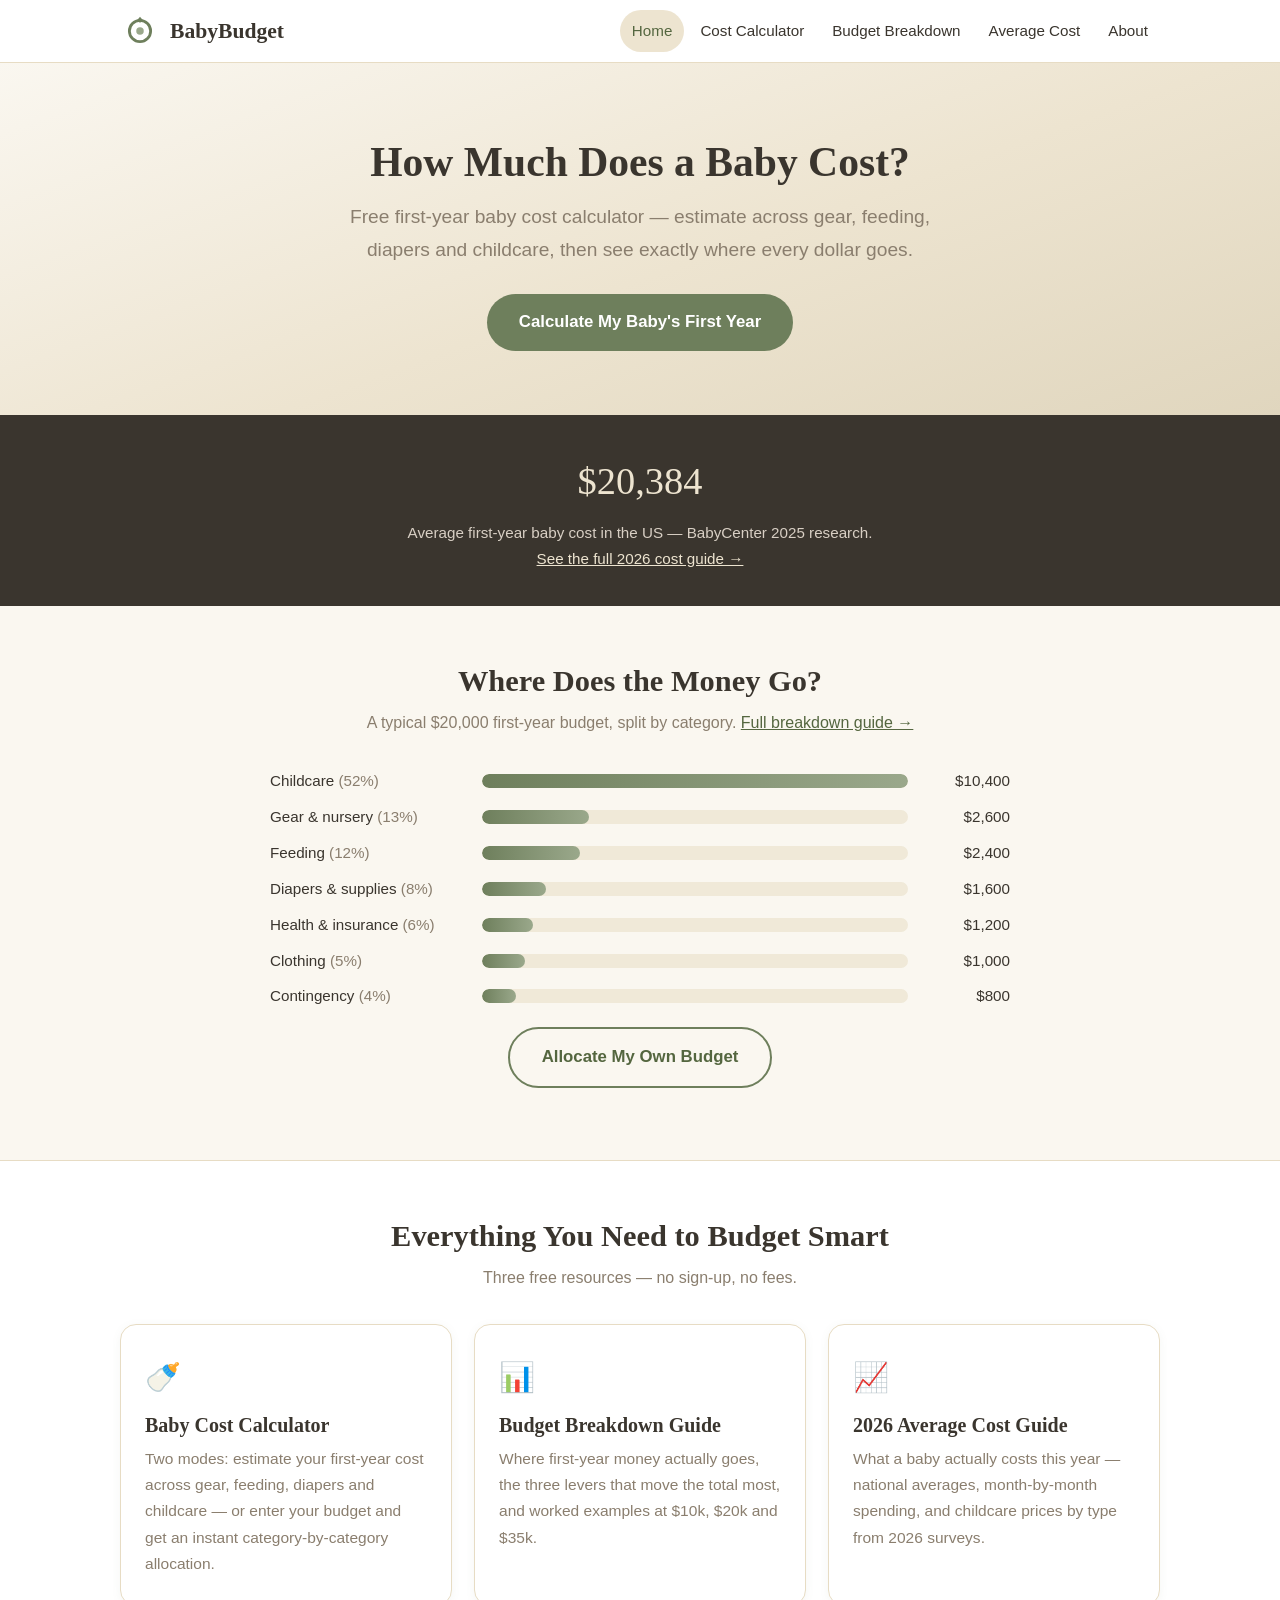
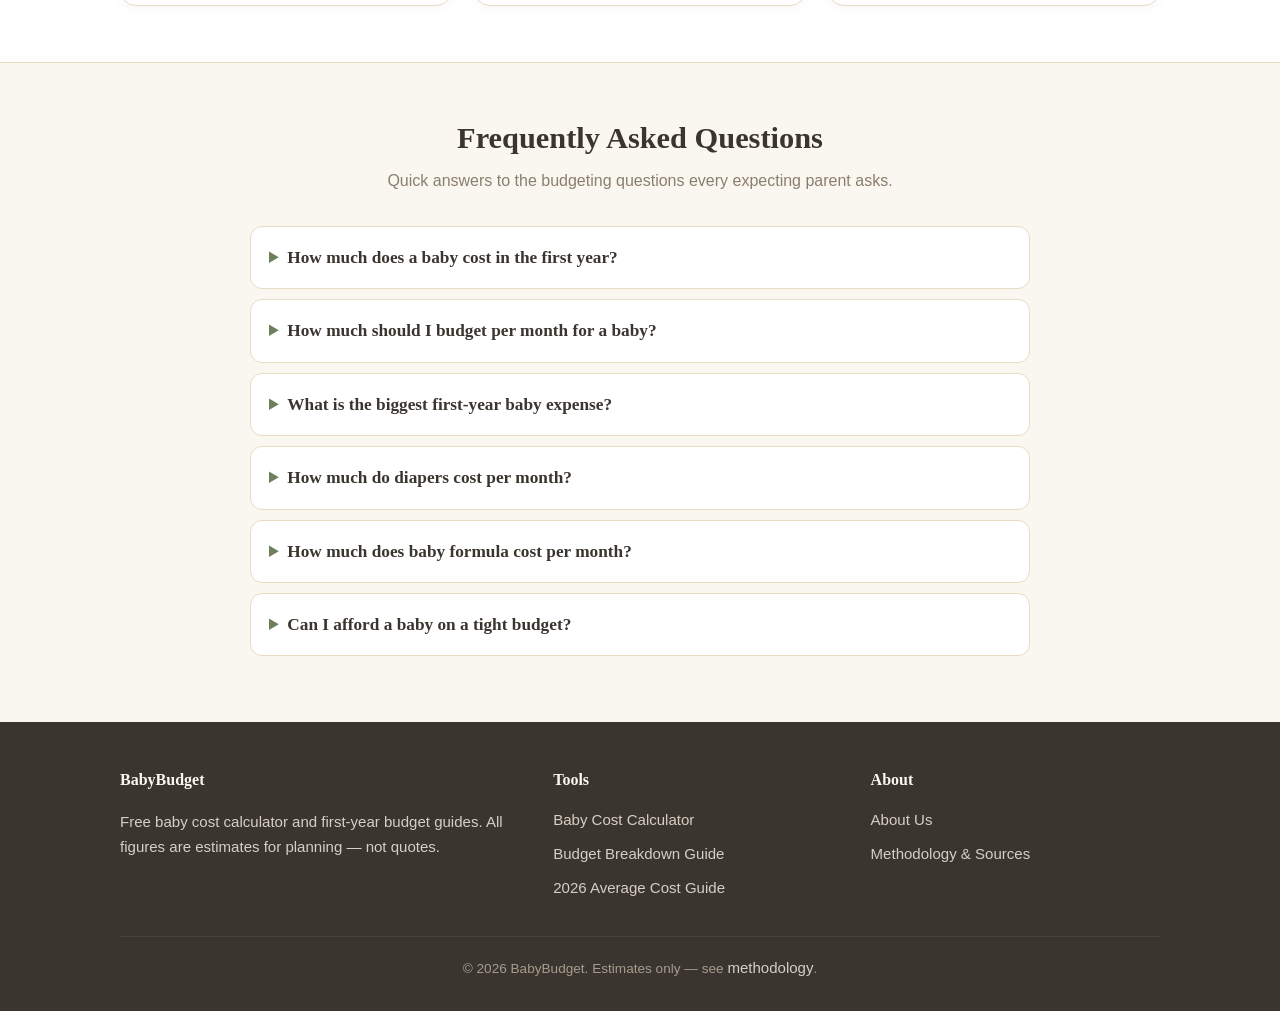
<file: index.html>
<!DOCTYPE html>
<html lang="en">
<head>
<meta charset="UTF-8">
<meta name="viewport" content="width=device-width, initial-scale=1.0">
<title>Baby Cost Calculator (2026) — How Much Does a Baby Cost? | BabyBudget</title>
<meta name="description" content="Free baby cost calculator: estimate your baby's first-year cost across gear, feeding, diapers and childcare. Based on 2026 US averages.">
<link rel="stylesheet" href="assets/css/style.css">
<script type="application/ld+json">
{
  "@context": "https://schema.org",
  "@type": "FAQPage",
  "mainEntity": [
    {"@type":"Question","name":"How much does a baby cost in the first year?",
     "acceptedAnswer":{"@type":"Answer","text":"BabyCenter's 2025 research puts the average first-year baby cost at $20,384. Budget-conscious families spend around $15,000, while premium choices plus full-time nanny care can exceed $50,000. Childcare is usually the biggest variable."}},
    {"@type":"Question","name":"How much should I budget per month for a baby?",
     "acceptedAnswer":{"@type":"Answer","text":"Plan $1,100–$2,500 per month with paid childcare, or $400–$800 per month without it. Infant daycare alone averages $1,230/month nationally in 2026."}},
    {"@type":"Question","name":"What is the biggest first-year baby expense?",
     "acceptedAnswer":{"@type":"Answer","text":"Childcare — typically 40–60% of the first-year total for working parents. Center-based infant care averages $1,230/month nationally, a nanny around $2,700/month."}},
    {"@type":"Question","name":"How much do diapers cost per month?",
     "acceptedAnswer":{"@type":"Answer","text":"Most families spend $60–$120 per month on disposable diapers in the first year — roughly $70–$80 on average. Babies go through 2,500–3,000 diapers in year one."}},
    {"@type":"Question","name":"How much does baby formula cost per month?",
     "acceptedAnswer":{"@type":"Answer","text":"About $75/month for store-brand formula, $100–$150 for name brands like Similac or Enfamil, and $150–$250 for premium/organic formulas. Breastfeeding cuts this to roughly $30/month in pump and nursing supplies."}},
    {"@type":"Question","name":"Can I afford a baby on a tight budget?",
     "acceptedAnswer":{"@type":"Answer","text":"Yes. Breastfeeding, cloth diapers, secondhand gear, and family childcare can bring the first year under $5,000. Try the calculator's budget options to see your own minimum."}}
  ]
}
</script>
</head>
<body>

<header class="site-header">
  <div class="wrap">
    <a class="brand" href="index.html" aria-label="BabyBudget home">
      <svg viewBox="0 0 64 48" aria-hidden="true">
        <circle cx="32" cy="24" r="17" fill="none" stroke="#6E7F5C" stroke-width="4.5"/>
        <circle cx="32" cy="24" r="6" fill="#9AA88B"/>
        <path d="M32 1 l4 5 -4 5 -4 -5 z" fill="#6E7F5C"/>
      </svg>
      <span class="brand-name">BabyBudget</span>
    </a>
    <nav class="nav" aria-label="Main navigation">
      <a href="index.html" class="active">Home</a>
      <a href="baby-cost-calculator/index.html">Cost Calculator</a>
      <a href="baby-budget-breakdown/index.html">Budget Breakdown</a>
      <a href="average-baby-cost-2026/index.html">Average Cost</a>
      <a href="about/index.html">About</a>
    </nav>
  </div>
</header>

<main>
  <section class="hero">
    <div class="wrap">
      <h1>How Much Does a Baby Cost?</h1>
      <p class="tagline">Free first-year baby cost calculator — estimate across gear, feeding, diapers and childcare, then see exactly where every dollar goes.</p>
      <a class="btn" href="baby-cost-calculator/index.html">Calculate My Baby's First Year</a>
    </div>
  </section>

  <section class="stat-band">
    <div class="wrap">
      <div class="big">$20,384</div>
      <p>Average first-year baby cost in the US — BabyCenter 2025 research.<br>
      <a href="average-baby-cost-2026/index.html" style="color:var(--blush)">See the full 2026 cost guide →</a></p>
    </div>
  </section>

  <section class="section">
    <div class="wrap-narrow">
      <h2 style="text-align:center">Where Does the Money Go?</h2>
      <p class="lede" style="text-align:center;color:var(--muted)">A typical $20,000 first-year budget, split by category. <a href="baby-budget-breakdown/index.html">Full breakdown guide →</a></p>
      <div id="home-preview"></div>
      <p style="text-align:center;margin-top:18px"><a class="btn ghost" href="baby-cost-calculator/index.html">Allocate My Own Budget</a></p>
    </div>
  </section>

  <section class="section alt">
    <div class="wrap">
      <h2>Everything You Need to Budget Smart</h2>
      <p class="lede">Three free resources — no sign-up, no fees.</p>
      <div class="cards">
        <a class="card" href="baby-cost-calculator/index.html">
          <div class="card-icon">🍼</div>
          <h3>Baby Cost Calculator</h3>
          <p>Two modes: estimate your first-year cost across gear, feeding, diapers and childcare — or enter your budget and get an instant category-by-category allocation.</p>
        </a>
        <a class="card" href="baby-budget-breakdown/index.html">
          <div class="card-icon">📊</div>
          <h3>Budget Breakdown Guide</h3>
          <p>Where first-year money actually goes, the three levers that move the total most, and worked examples at $10k, $20k and $35k.</p>
        </a>
        <a class="card" href="average-baby-cost-2026/index.html">
          <div class="card-icon">📈</div>
          <h3>2026 Average Cost Guide</h3>
          <p>What a baby actually costs this year — national averages, month-by-month spending, and childcare prices by type from 2026 surveys.</p>
        </a>
      </div>
    </div>
  </section>

  <section class="section">
    <div class="wrap">
      <h2>Frequently Asked Questions</h2>
      <p class="lede">Quick answers to the budgeting questions every expecting parent asks.</p>
      <div class="faq">
        <details>
          <summary>How much does a baby cost in the first year?</summary>
          <p>BabyCenter's 2025 research puts the average at <strong>$20,384</strong>. Budget-conscious families land near $15,000; premium gear plus a full-time nanny can push past $50,000. Your biggest variable is childcare — see our <a href="average-baby-cost-2026/index.html">2026 average cost guide</a> for the details.</p>
        </details>
        <details>
          <summary>How much should I budget per month for a baby?</summary>
          <p>Plan <strong>$1,100–$2,500 per month</strong> with paid childcare, or <strong>$400–$800</strong> without it. Infant daycare alone averages $1,230/month nationally. Our <a href="baby-cost-calculator/index.html">cost calculator</a> breaks it down for your situation.</p>
        </details>
        <details>
          <summary>What is the biggest first-year baby expense?</summary>
          <p><strong>Childcare</strong> — typically 40–60% of the first-year total for working parents. A daycare center averages $1,230/month, home-based care $970/month, and a full-time nanny about $2,700/month.</p>
        </details>
        <details>
          <summary>How much do diapers cost per month?</summary>
          <p>Most families spend <strong>$60–$120 per month</strong> on disposables — roughly $70–$80 on average. Babies use 2,500–3,000 diapers in the first year. Cloth diapers cost $300–$800 upfront and can save $500+ over disposables.</p>
        </details>
        <details>
          <summary>How much does baby formula cost per month?</summary>
          <p>About <strong>$75/month</strong> for store-brand formula, $100–$150 for name brands, $150–$250 for premium/organic. Breastfeeding isn't free either — budget ~$30/month for pump parts, storage and nursing supplies.</p>
        </details>
        <details>
          <summary>Can I afford a baby on a tight budget?</summary>
          <p>Yes. Breastfeeding, cloth diapers, secondhand gear, and family childcare can bring the first year <strong>under $5,000</strong>. Try the calculator's budget options to see your own minimum, and read our <a href="methodology/index.html">methodology</a> for where every number comes from.</p>
        </details>
      </div>
    </div>
  </section>
</main>

<footer class="site-footer">
  <div class="wrap">
    <div>
      <h4>BabyBudget</h4>
      <p style="font-size:0.94rem">Free baby cost calculator and first-year budget guides. All figures are estimates for planning — not quotes.</p>
    </div>
    <div>
      <h4>Tools</h4>
      <ul>
        <li><a href="baby-cost-calculator/index.html">Baby Cost Calculator</a></li>
        <li><a href="baby-budget-breakdown/index.html">Budget Breakdown Guide</a></li>
        <li><a href="average-baby-cost-2026/index.html">2026 Average Cost Guide</a></li>
      </ul>
    </div>
    <div>
      <h4>About</h4>
      <ul>
        <li><a href="about/index.html">About Us</a></li>
        <li><a href="methodology/index.html">Methodology &amp; Sources</a></li>
      </ul>
    </div>
    <div class="bottom">© 2026 BabyBudget. Estimates only — see <a href="methodology/index.html">methodology</a>.</div>
  </div>
</footer>

<script src="assets/js/calculators.js"></script>
<script>
(function () {
  var r = BabyCalc.allocateBudget(20000);
  var maxPct = 52;
  document.getElementById('home-preview').innerHTML = r.items.map(function (i) {
    var w = Math.round(i.pct / maxPct * 100);
    return '<div class="alloc-row">' +
      '<span>' + i.name + ' <span style="color:var(--muted)">(' + i.pct + '%)</span></span>' +
      '<span class="bar-track"><span class="bar-fill" style="display:block;width:' + w + '%"></span></span>' +
      '<span class="amt">' + BabyCalc.fmt(i.amount) + '</span></div>';
  }).join('');
})();
</script>
<!-- Cloudflare Web Analytics --><script type='module' src='https://static.cloudflareinsights.com/beacon.min.js' data-cf-beacon='{"token": "0cc9b3c438344fda849d145891dc3f68"}'></script><!-- End Cloudflare Web Analytics -->
</body>
</html>
</file>
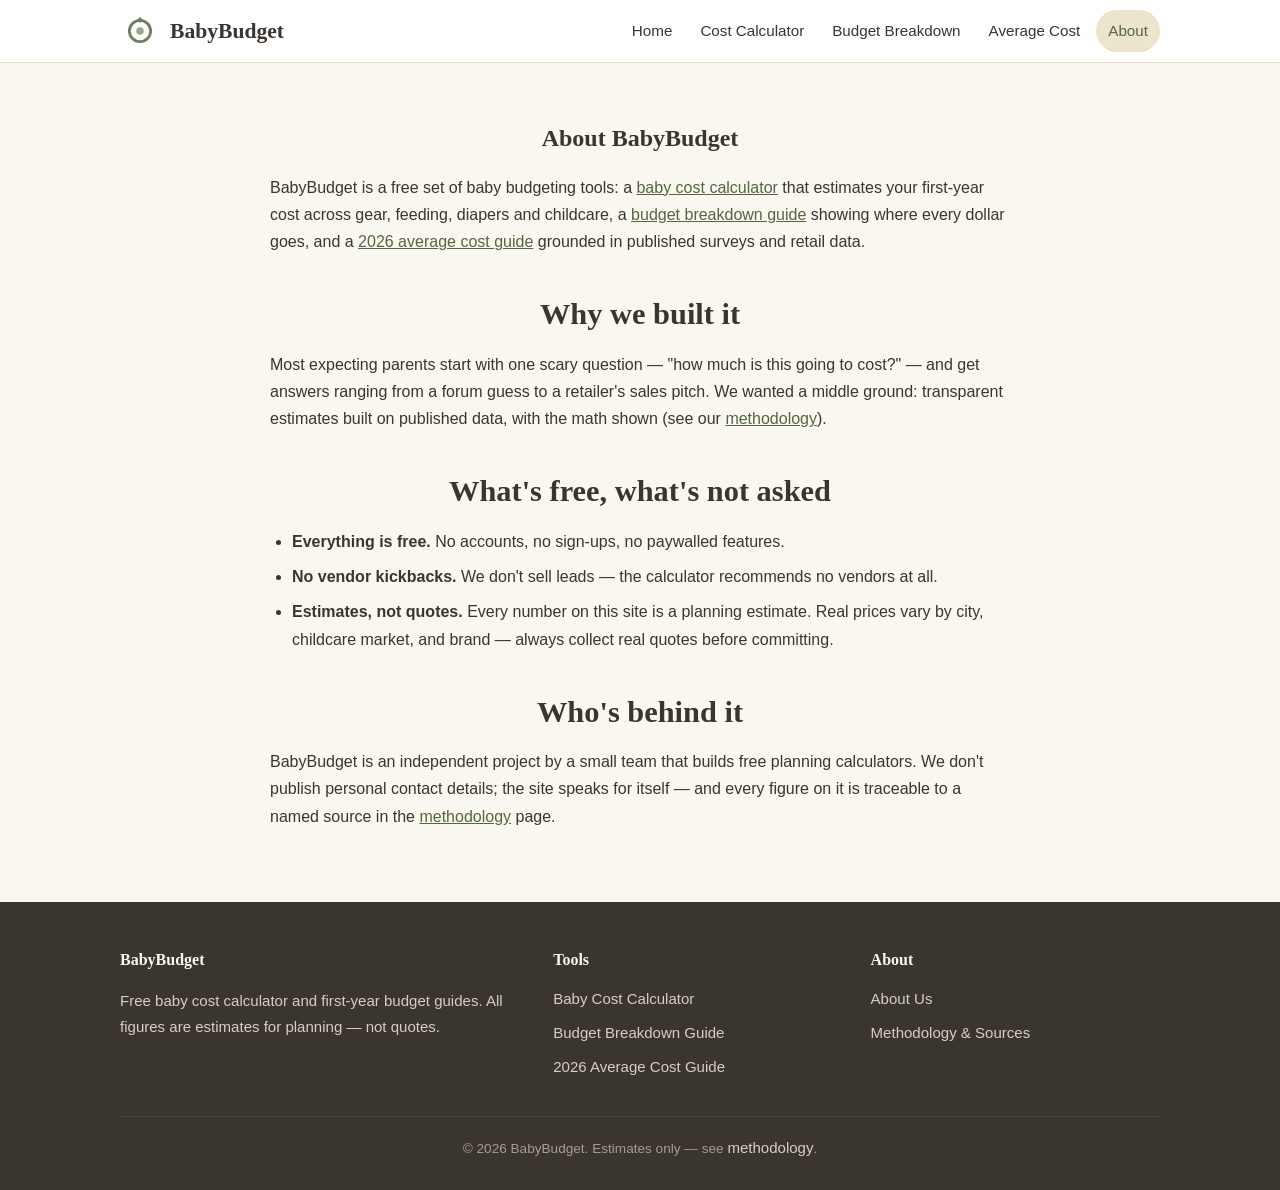
<file: about/index.html>
<!DOCTYPE html>
<html lang="en">
<head>
<meta charset="UTF-8">
<meta name="viewport" content="width=device-width, initial-scale=1.0">
<title>About BabyBudget — Free Baby Cost Calculator | BabyBudget</title>
<meta name="description" content="About BabyBudget: a free first-year baby cost calculator and budget guides. No sign-up, no fees — just honest planning estimates.">
<link rel="stylesheet" href="../assets/css/style.css">
</head>
<body>

<header class="site-header">
  <div class="wrap">
    <a class="brand" href="../index.html" aria-label="BabyBudget home">
      <svg viewBox="0 0 64 48" aria-hidden="true">
        <circle cx="32" cy="24" r="17" fill="none" stroke="#6E7F5C" stroke-width="4.5"/>
        <circle cx="32" cy="24" r="6" fill="#9AA88B"/>
        <path d="M32 1 l4 5 -4 5 -4 -5 z" fill="#6E7F5C"/>
      </svg>
      <span class="brand-name">BabyBudget</span>
    </a>
    <nav class="nav" aria-label="Main navigation">
      <a href="../index.html">Home</a>
      <a href="../baby-cost-calculator/index.html">Cost Calculator</a>
      <a href="../baby-budget-breakdown/index.html">Budget Breakdown</a>
      <a href="../average-baby-cost-2026/index.html">Average Cost</a>
      <a href="index.html" class="active">About</a>
    </nav>
  </div>
</header>

<main>
  <section class="section" style="padding-top:40px">
    <div class="wrap-narrow">
      <h1 style="text-align:center">About BabyBudget</h1>
      <div class="prose">
        <p>BabyBudget is a free set of baby budgeting tools: a <a href="../baby-cost-calculator/index.html">baby cost calculator</a> that estimates your first-year cost across gear, feeding, diapers and childcare, a <a href="../baby-budget-breakdown/index.html">budget breakdown guide</a> showing where every dollar goes, and a <a href="../average-baby-cost-2026/index.html">2026 average cost guide</a> grounded in published surveys and retail data.</p>
        <h2>Why we built it</h2>
        <p>Most expecting parents start with one scary question — "how much is this going to cost?" — and get answers ranging from a forum guess to a retailer's sales pitch. We wanted a middle ground: transparent estimates built on published data, with the math shown (see our <a href="../methodology/index.html">methodology</a>).</p>
        <h2>What's free, what's not asked</h2>
        <ul>
          <li><strong>Everything is free.</strong> No accounts, no sign-ups, no paywalled features.</li>
          <li><strong>No vendor kickbacks.</strong> We don't sell leads — the calculator recommends no vendors at all.</li>
          <li><strong>Estimates, not quotes.</strong> Every number on this site is a planning estimate. Real prices vary by city, childcare market, and brand — always collect real quotes before committing.</li>
        </ul>
        <h2>Who's behind it</h2>
        <p>BabyBudget is an independent project by a small team that builds free planning calculators. We don't publish personal contact details; the site speaks for itself — and every figure on it is traceable to a named source in the <a href="../methodology/index.html">methodology</a> page.</p>
      </div>
    </div>
  </section>
</main>

<footer class="site-footer">
  <div class="wrap">
    <div>
      <h4>BabyBudget</h4>
      <p style="font-size:0.94rem">Free baby cost calculator and first-year budget guides. All figures are estimates for planning — not quotes.</p>
    </div>
    <div>
      <h4>Tools</h4>
      <ul>
        <li><a href="../baby-cost-calculator/index.html">Baby Cost Calculator</a></li>
        <li><a href="../baby-budget-breakdown/index.html">Budget Breakdown Guide</a></li>
        <li><a href="../average-baby-cost-2026/index.html">2026 Average Cost Guide</a></li>
      </ul>
    </div>
    <div>
      <h4>About</h4>
      <ul>
        <li><a href="index.html">About Us</a></li>
        <li><a href="../methodology/index.html">Methodology &amp; Sources</a></li>
      </ul>
    </div>
    <div class="bottom">© 2026 BabyBudget. Estimates only — see <a href="../methodology/index.html">methodology</a>.</div>
  </div>
</footer>

<!-- Cloudflare Web Analytics --><script type='module' src='https://static.cloudflareinsights.com/beacon.min.js' data-cf-beacon='{"token": "0cc9b3c438344fda849d145891dc3f68"}'></script><!-- End Cloudflare Web Analytics -->
</body>
</html>
</file>
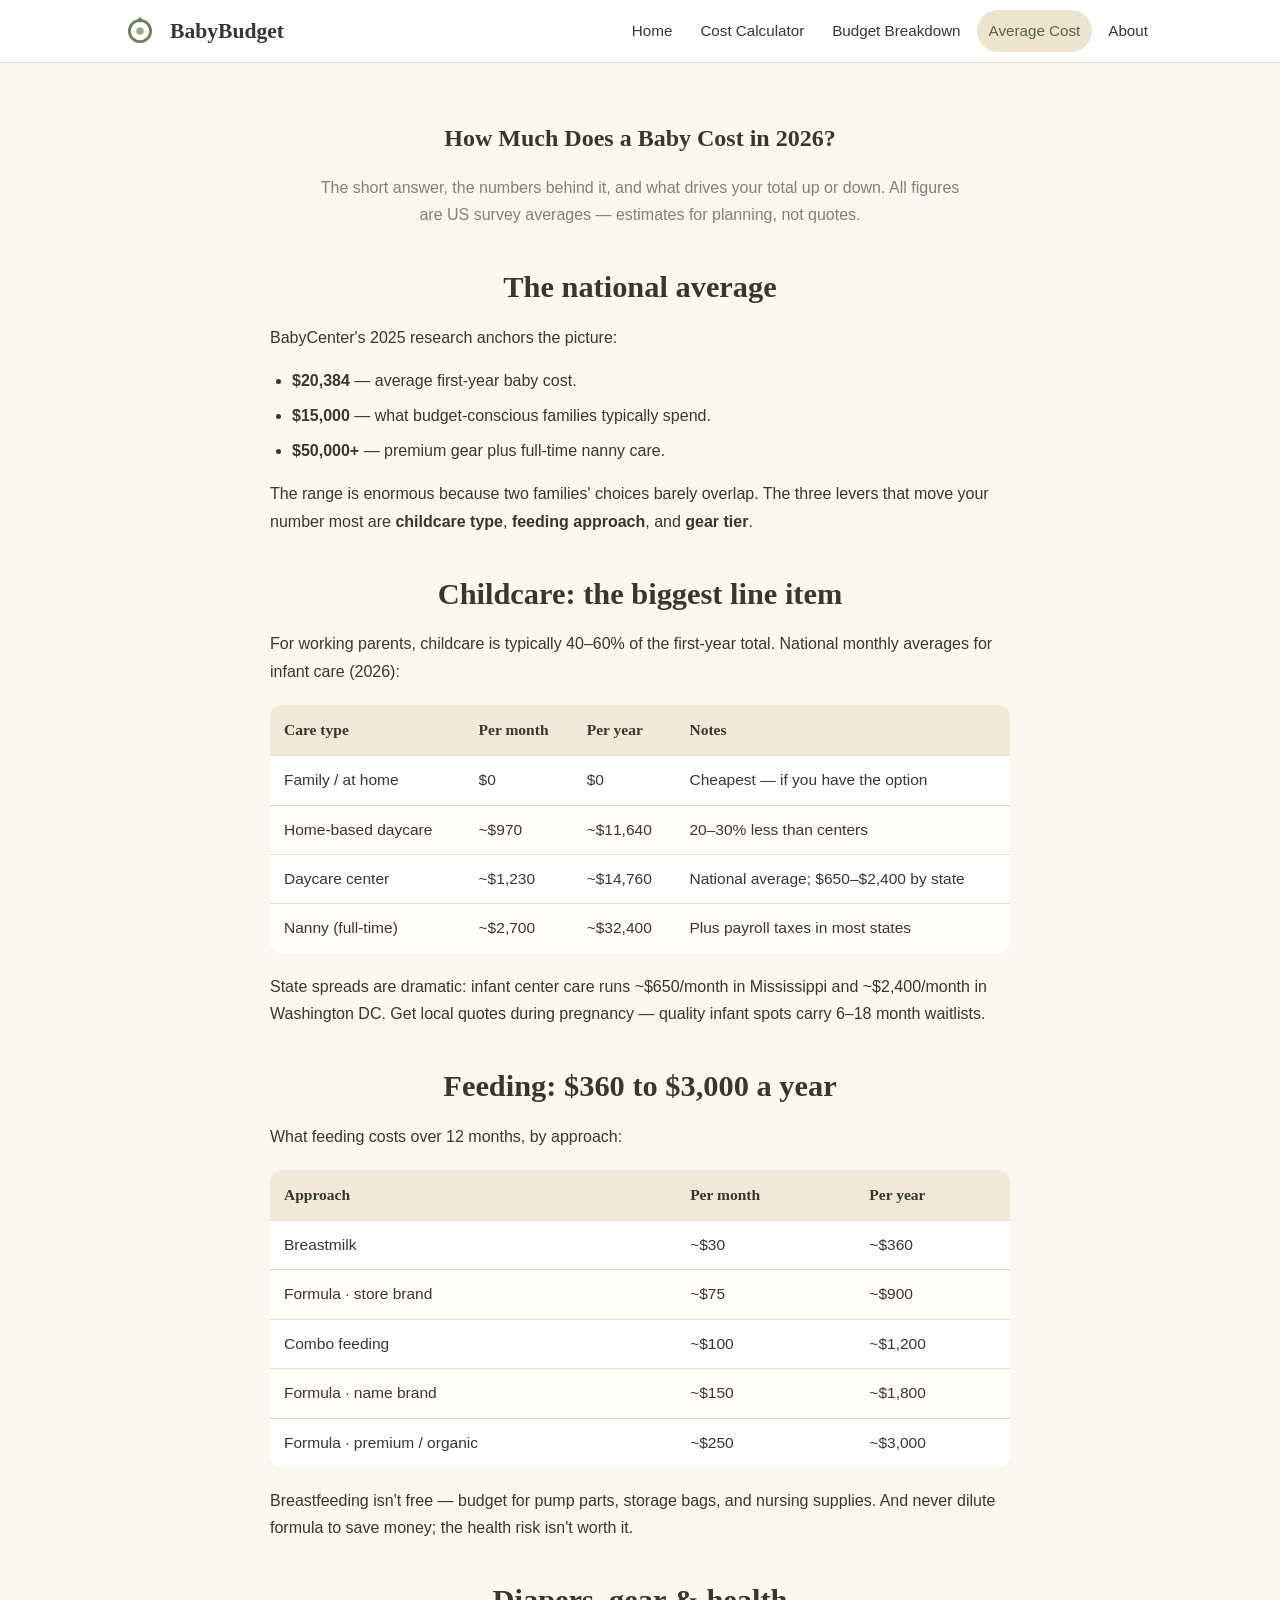
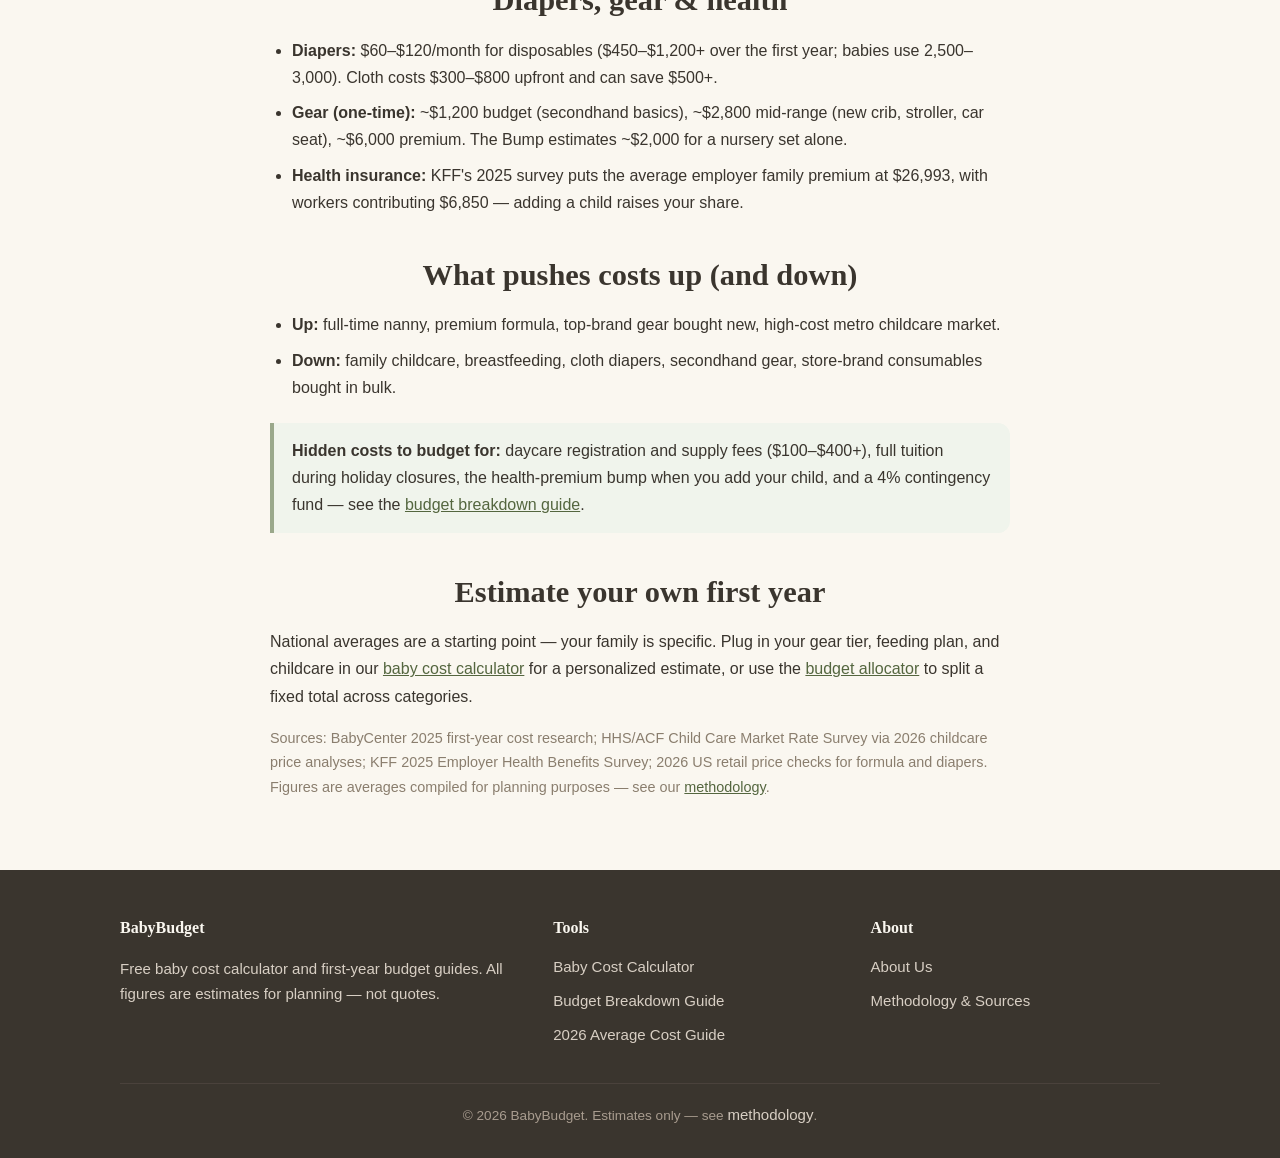
<file: average-baby-cost-2026/index.html>
<!DOCTYPE html>
<html lang="en">
<head>
<meta charset="UTF-8">
<meta name="viewport" content="width=device-width, initial-scale=1.0">
<title>Average Baby Cost 2026: How Much Does a Baby Cost in the First Year? | BabyBudget</title>
<meta name="description" content="How much does a baby cost in 2026? The $20,384 national average, childcare prices by type, feeding and diaper costs, and what drives your total up or down.">
<link rel="stylesheet" href="../assets/css/style.css">
</head>
<body>

<header class="site-header">
  <div class="wrap">
    <a class="brand" href="../index.html" aria-label="BabyBudget home">
      <svg viewBox="0 0 64 48" aria-hidden="true">
        <circle cx="32" cy="24" r="17" fill="none" stroke="#6E7F5C" stroke-width="4.5"/>
        <circle cx="32" cy="24" r="6" fill="#9AA88B"/>
        <path d="M32 1 l4 5 -4 5 -4 -5 z" fill="#6E7F5C"/>
      </svg>
      <span class="brand-name">BabyBudget</span>
    </a>
    <nav class="nav" aria-label="Main navigation">
      <a href="../index.html">Home</a>
      <a href="../baby-cost-calculator/index.html">Cost Calculator</a>
      <a href="../baby-budget-breakdown/index.html">Budget Breakdown</a>
      <a href="index.html" class="active">Average Cost</a>
      <a href="../about/index.html">About</a>
    </nav>
  </div>
</header>

<main>
  <section class="section" style="padding-top:40px">
    <div class="wrap-narrow">
      <h1 style="text-align:center">How Much Does a Baby Cost in 2026?</h1>
      <p class="lede" style="text-align:center;color:var(--muted);max-width:640px;margin:0 auto 28px">
        The short answer, the numbers behind it, and what drives your total up or down. All figures are US survey averages — estimates for planning, not quotes.
      </p>

      <div class="prose">
        <h2>The national average</h2>
        <p>BabyCenter's 2025 research anchors the picture:</p>
        <ul>
          <li><strong>$20,384</strong> — average first-year baby cost.</li>
          <li><strong>$15,000</strong> — what budget-conscious families typically spend.</li>
          <li><strong>$50,000+</strong> — premium gear plus full-time nanny care.</li>
        </ul>
        <p>The range is enormous because two families' choices barely overlap. The three levers that move your number most are <strong>childcare type</strong>, <strong>feeding approach</strong>, and <strong>gear tier</strong>.</p>

        <h2>Childcare: the biggest line item</h2>
        <p>For working parents, childcare is typically 40–60% of the first-year total. National monthly averages for infant care (2026):</p>
        <table class="cost-table">
          <thead><tr><th>Care type</th><th>Per month</th><th>Per year</th><th>Notes</th></tr></thead>
          <tbody>
            <tr><td>Family / at home</td><td>$0</td><td>$0</td><td>Cheapest — if you have the option</td></tr>
            <tr><td>Home-based daycare</td><td>~$970</td><td>~$11,640</td><td>20–30% less than centers</td></tr>
            <tr><td>Daycare center</td><td>~$1,230</td><td>~$14,760</td><td>National average; $650–$2,400 by state</td></tr>
            <tr><td>Nanny (full-time)</td><td>~$2,700</td><td>~$32,400</td><td>Plus payroll taxes in most states</td></tr>
          </tbody>
        </table>
        <p>State spreads are dramatic: infant center care runs ~$650/month in Mississippi and ~$2,400/month in Washington DC. Get local quotes during pregnancy — quality infant spots carry 6–18 month waitlists.</p>

        <h2>Feeding: $360 to $3,000 a year</h2>
        <p>What feeding costs over 12 months, by approach:</p>
        <table class="cost-table">
          <thead><tr><th>Approach</th><th>Per month</th><th>Per year</th></tr></thead>
          <tbody>
            <tr><td>Breastmilk</td><td>~$30</td><td>~$360</td></tr>
            <tr><td>Formula · store brand</td><td>~$75</td><td>~$900</td></tr>
            <tr><td>Combo feeding</td><td>~$100</td><td>~$1,200</td></tr>
            <tr><td>Formula · name brand</td><td>~$150</td><td>~$1,800</td></tr>
            <tr><td>Formula · premium / organic</td><td>~$250</td><td>~$3,000</td></tr>
          </tbody>
        </table>
        <p>Breastfeeding isn't free — budget for pump parts, storage bags, and nursing supplies. And never dilute formula to save money; the health risk isn't worth it.</p>

        <h2>Diapers, gear &amp; health</h2>
        <ul>
          <li><strong>Diapers:</strong> $60–$120/month for disposables ($450–$1,200+ over the first year; babies use 2,500–3,000). Cloth costs $300–$800 upfront and can save $500+.</li>
          <li><strong>Gear (one-time):</strong> ~$1,200 budget (secondhand basics), ~$2,800 mid-range (new crib, stroller, car seat), ~$6,000 premium. The Bump estimates ~$2,000 for a nursery set alone.</li>
          <li><strong>Health insurance:</strong> KFF's 2025 survey puts the average employer family premium at $26,993, with workers contributing $6,850 — adding a child raises your share.</li>
        </ul>

        <h2>What pushes costs up (and down)</h2>
        <ul>
          <li><strong>Up:</strong> full-time nanny, premium formula, top-brand gear bought new, high-cost metro childcare market.</li>
          <li><strong>Down:</strong> family childcare, breastfeeding, cloth diapers, secondhand gear, store-brand consumables bought in bulk.</li>
        </ul>

        <div class="tip">
          <strong>Hidden costs to budget for:</strong> daycare registration and supply fees ($100–$400+), full tuition during holiday closures, the health-premium bump when you add your child, and a 4% contingency fund — see the <a href="../baby-budget-breakdown/index.html">budget breakdown guide</a>.
        </div>

        <h2>Estimate your own first year</h2>
        <p>National averages are a starting point — your family is specific. Plug in your gear tier, feeding plan, and childcare in our <a href="../baby-cost-calculator/index.html">baby cost calculator</a> for a personalized estimate, or use the <a href="../baby-cost-calculator/index.html">budget allocator</a> to split a fixed total across categories.</p>

        <p style="color:var(--muted);font-size:0.9rem">Sources: BabyCenter 2025 first-year cost research; HHS/ACF Child Care Market Rate Survey via 2026 childcare price analyses; KFF 2025 Employer Health Benefits Survey; 2026 US retail price checks for formula and diapers. Figures are averages compiled for planning purposes — see our <a href="../methodology/index.html">methodology</a>.</p>
      </div>
    </div>
  </section>
</main>

<footer class="site-footer">
  <div class="wrap">
    <div>
      <h4>BabyBudget</h4>
      <p style="font-size:0.94rem">Free baby cost calculator and first-year budget guides. All figures are estimates for planning — not quotes.</p>
    </div>
    <div>
      <h4>Tools</h4>
      <ul>
        <li><a href="../baby-cost-calculator/index.html">Baby Cost Calculator</a></li>
        <li><a href="../baby-budget-breakdown/index.html">Budget Breakdown Guide</a></li>
        <li><a href="index.html">2026 Average Cost Guide</a></li>
      </ul>
    </div>
    <div>
      <h4>About</h4>
      <ul>
        <li><a href="../about/index.html">About Us</a></li>
        <li><a href="../methodology/index.html">Methodology &amp; Sources</a></li>
      </ul>
    </div>
    <div class="bottom">© 2026 BabyBudget. Estimates only — see <a href="../methodology/index.html">methodology</a>.</div>
  </div>
</footer>

<!-- Cloudflare Web Analytics --><script type='module' src='https://static.cloudflareinsights.com/beacon.min.js' data-cf-beacon='{"token": "0cc9b3c438344fda849d145891dc3f68"}'></script><!-- End Cloudflare Web Analytics -->
</body>
</html>
</file>
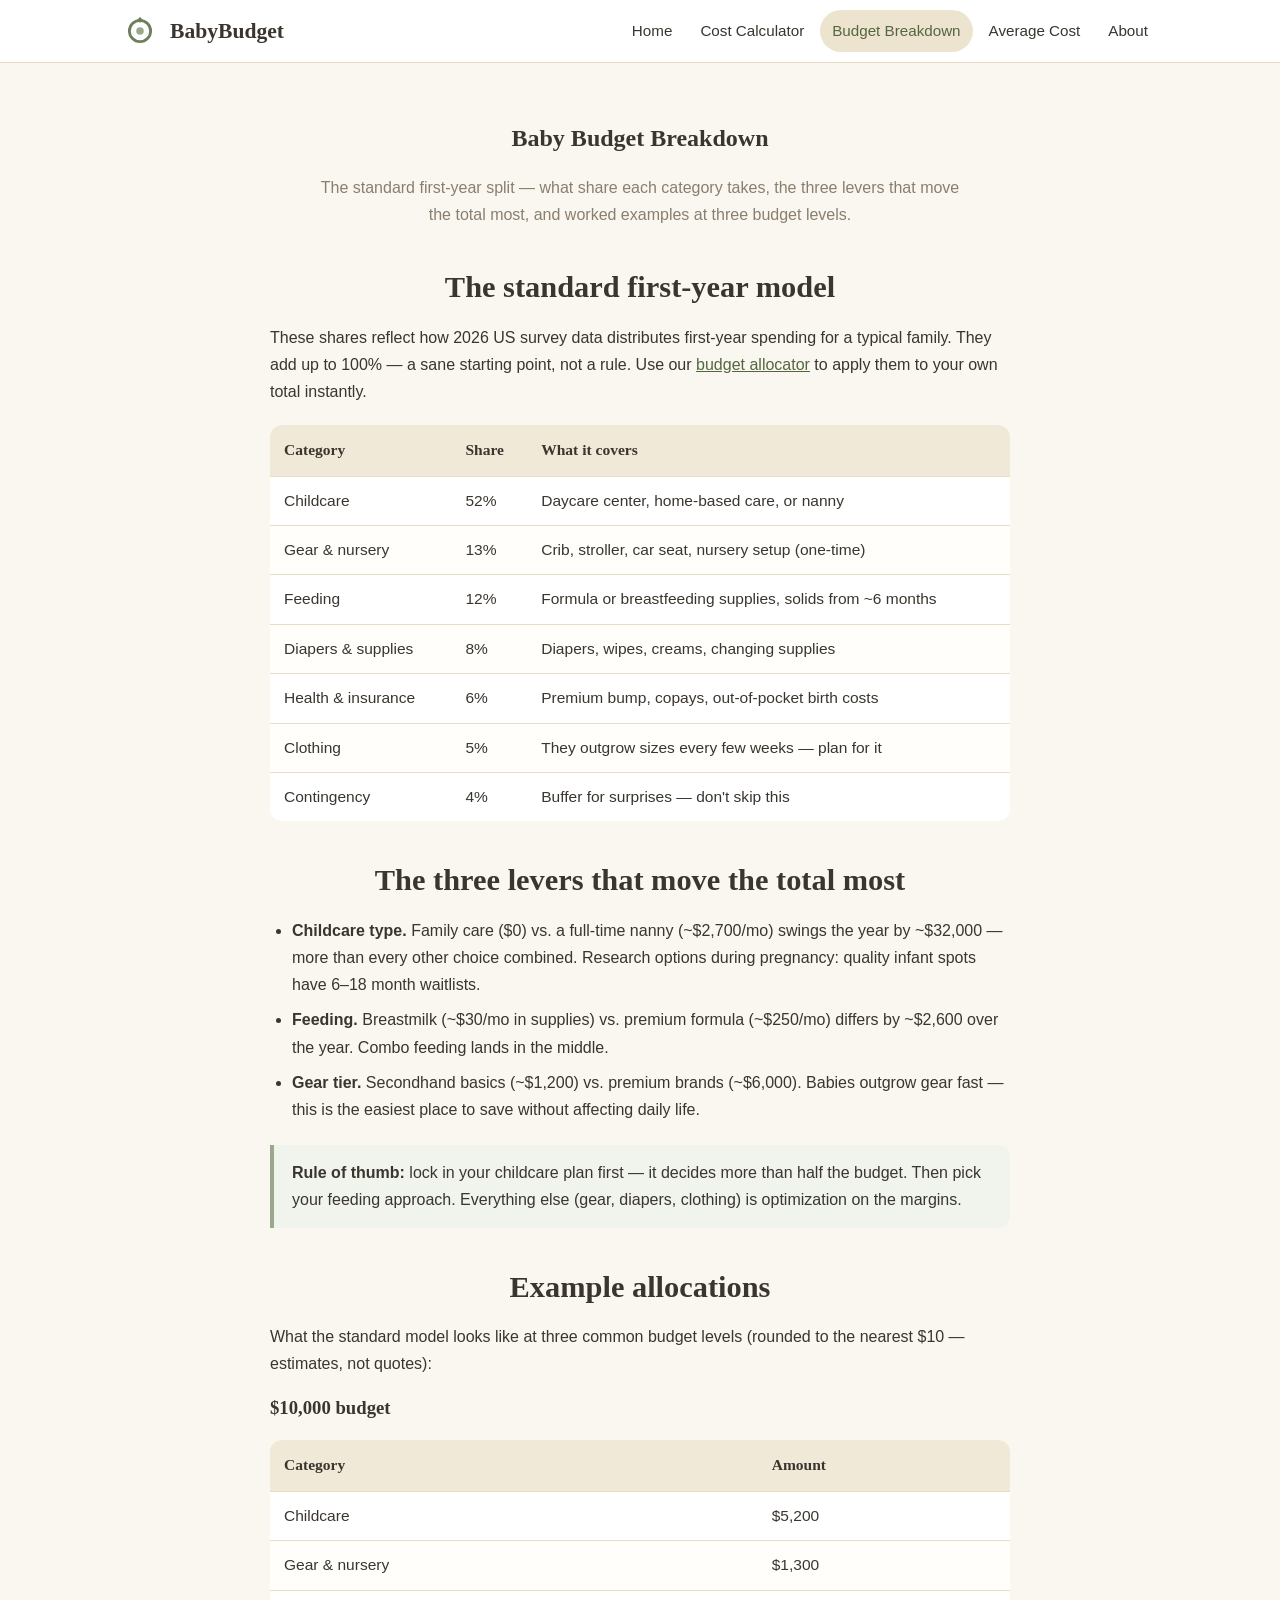
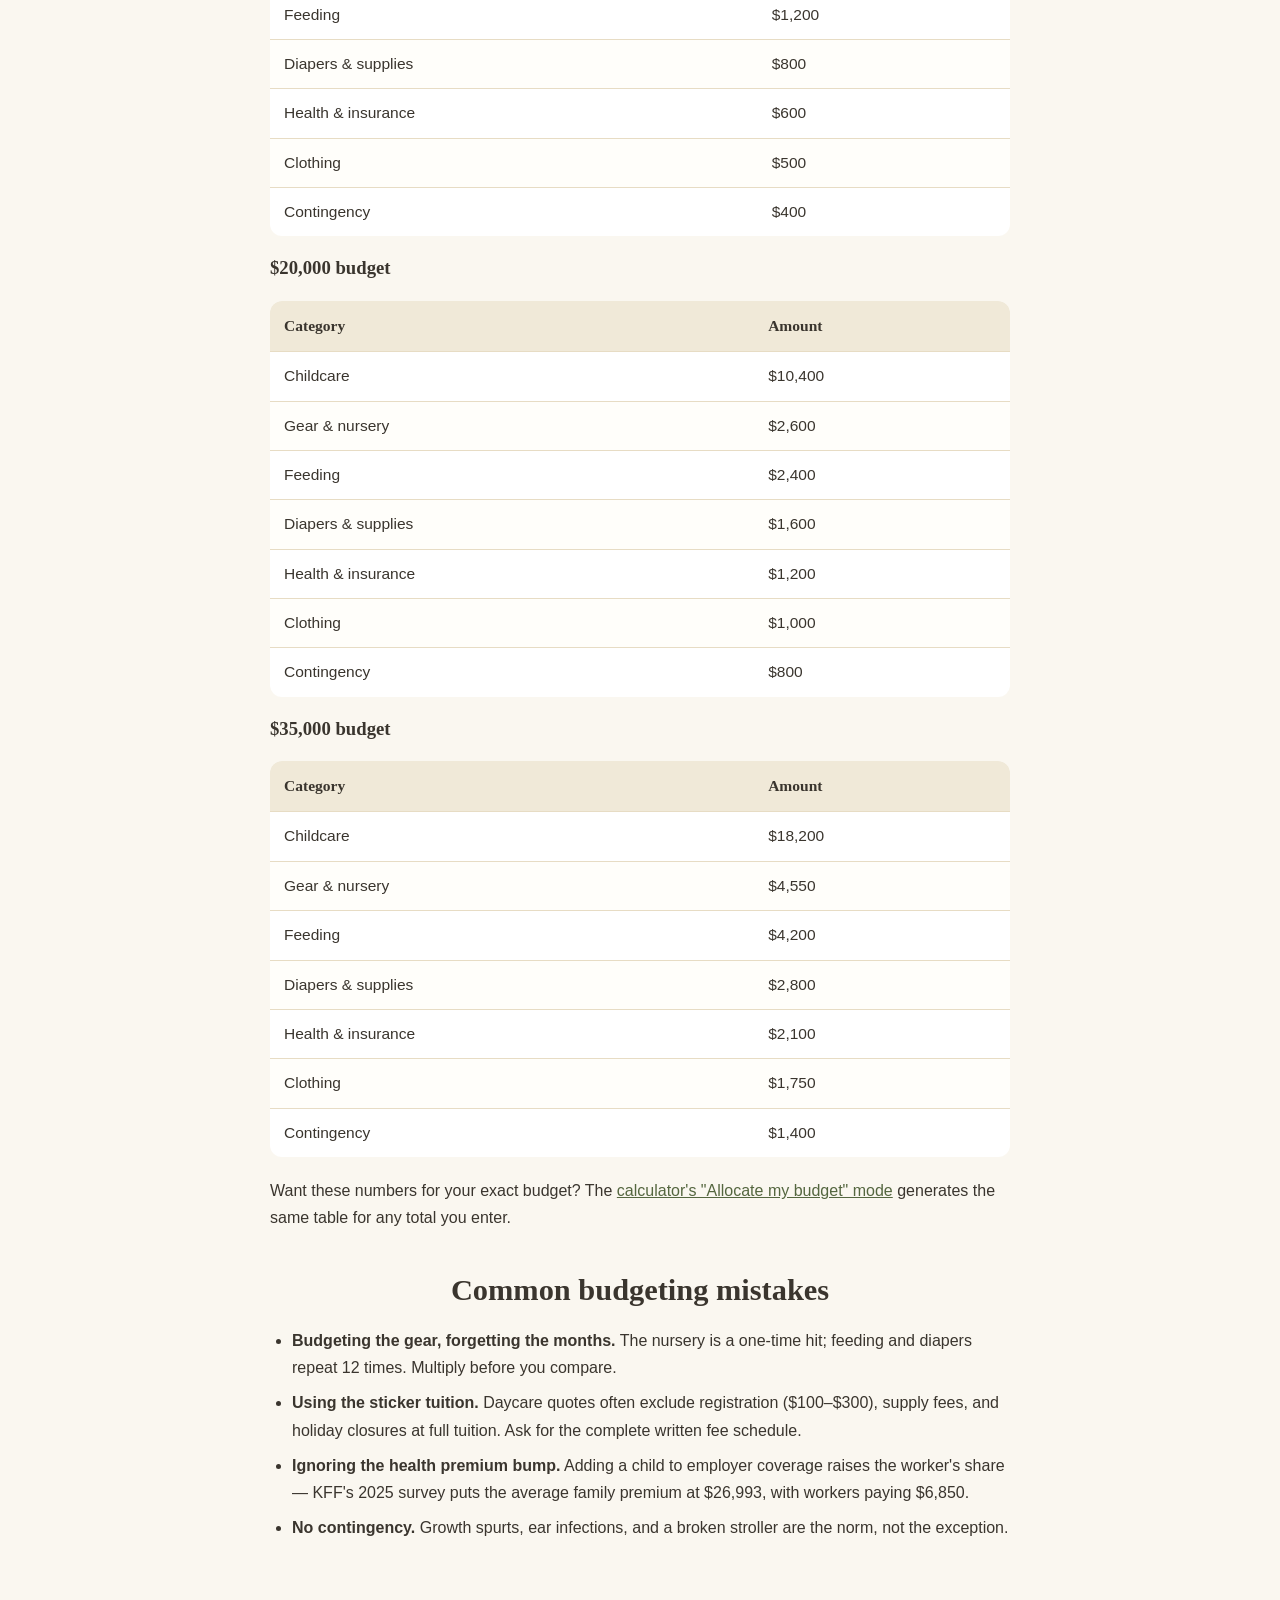
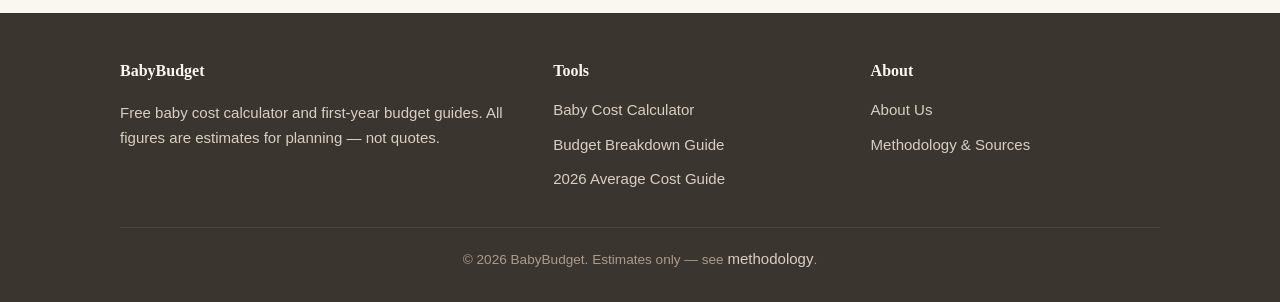
<file: baby-budget-breakdown/index.html>
<!DOCTYPE html>
<html lang="en">
<head>
<meta charset="UTF-8">
<meta name="viewport" content="width=device-width, initial-scale=1.0">
<title>Baby Budget Breakdown: Where First-Year Money Goes | BabyBudget</title>
<meta name="description" content="The standard first-year baby budget breakdown: childcare 52%, gear 13%, feeding 12% and more. See how to adjust it and worked examples at $10k, $20k and $35k.">
<link rel="stylesheet" href="../assets/css/style.css">
</head>
<body>

<header class="site-header">
  <div class="wrap">
    <a class="brand" href="../index.html" aria-label="BabyBudget home">
      <svg viewBox="0 0 64 48" aria-hidden="true">
        <circle cx="32" cy="24" r="17" fill="none" stroke="#6E7F5C" stroke-width="4.5"/>
        <circle cx="32" cy="24" r="6" fill="#9AA88B"/>
        <path d="M32 1 l4 5 -4 5 -4 -5 z" fill="#6E7F5C"/>
      </svg>
      <span class="brand-name">BabyBudget</span>
    </a>
    <nav class="nav" aria-label="Main navigation">
      <a href="../index.html">Home</a>
      <a href="../baby-cost-calculator/index.html">Cost Calculator</a>
      <a href="index.html" class="active">Budget Breakdown</a>
      <a href="../average-baby-cost-2026/index.html">Average Cost</a>
      <a href="../about/index.html">About</a>
    </nav>
  </div>
</header>

<main>
  <section class="section" style="padding-top:40px">
    <div class="wrap-narrow">
      <h1 style="text-align:center">Baby Budget Breakdown</h1>
      <p class="lede" style="text-align:center;color:var(--muted);max-width:640px;margin:0 auto 28px">
        The standard first-year split — what share each category takes, the three levers that move the total most, and worked examples at three budget levels.
      </p>

      <div class="prose">
        <h2>The standard first-year model</h2>
        <p>These shares reflect how 2026 US survey data distributes first-year spending for a typical family. They add up to 100% — a sane starting point, not a rule. Use our <a href="../baby-cost-calculator/index.html">budget allocator</a> to apply them to your own total instantly.</p>

        <table class="cost-table">
          <thead><tr><th>Category</th><th>Share</th><th>What it covers</th></tr></thead>
          <tbody>
            <tr><td>Childcare</td><td>52%</td><td>Daycare center, home-based care, or nanny</td></tr>
            <tr><td>Gear &amp; nursery</td><td>13%</td><td>Crib, stroller, car seat, nursery setup (one-time)</td></tr>
            <tr><td>Feeding</td><td>12%</td><td>Formula or breastfeeding supplies, solids from ~6 months</td></tr>
            <tr><td>Diapers &amp; supplies</td><td>8%</td><td>Diapers, wipes, creams, changing supplies</td></tr>
            <tr><td>Health &amp; insurance</td><td>6%</td><td>Premium bump, copays, out-of-pocket birth costs</td></tr>
            <tr><td>Clothing</td><td>5%</td><td>They outgrow sizes every few weeks — plan for it</td></tr>
            <tr><td>Contingency</td><td>4%</td><td>Buffer for surprises — don't skip this</td></tr>
          </tbody>
        </table>

        <h2>The three levers that move the total most</h2>
        <ul>
          <li><strong>Childcare type.</strong> Family care ($0) vs. a full-time nanny (~$2,700/mo) swings the year by ~$32,000 — more than every other choice combined. Research options during pregnancy: quality infant spots have 6–18 month waitlists.</li>
          <li><strong>Feeding.</strong> Breastmilk (~$30/mo in supplies) vs. premium formula (~$250/mo) differs by ~$2,600 over the year. Combo feeding lands in the middle.</li>
          <li><strong>Gear tier.</strong> Secondhand basics (~$1,200) vs. premium brands (~$6,000). Babies outgrow gear fast — this is the easiest place to save without affecting daily life.</li>
        </ul>

        <div class="tip">
          <strong>Rule of thumb:</strong> lock in your childcare plan first — it decides more than half the budget. Then pick your feeding approach. Everything else (gear, diapers, clothing) is optimization on the margins.
        </div>

        <h2>Example allocations</h2>
        <p>What the standard model looks like at three common budget levels (rounded to the nearest $10 — estimates, not quotes):</p>

        <h3>$10,000 budget</h3>
        <table class="cost-table">
          <thead><tr><th>Category</th><th>Amount</th></tr></thead>
          <tbody>
            <tr><td>Childcare</td><td>$5,200</td></tr>
            <tr><td>Gear &amp; nursery</td><td>$1,300</td></tr>
            <tr><td>Feeding</td><td>$1,200</td></tr>
            <tr><td>Diapers &amp; supplies</td><td>$800</td></tr>
            <tr><td>Health &amp; insurance</td><td>$600</td></tr>
            <tr><td>Clothing</td><td>$500</td></tr>
            <tr><td>Contingency</td><td>$400</td></tr>
          </tbody>
        </table>

        <h3>$20,000 budget</h3>
        <table class="cost-table">
          <thead><tr><th>Category</th><th>Amount</th></tr></thead>
          <tbody>
            <tr><td>Childcare</td><td>$10,400</td></tr>
            <tr><td>Gear &amp; nursery</td><td>$2,600</td></tr>
            <tr><td>Feeding</td><td>$2,400</td></tr>
            <tr><td>Diapers &amp; supplies</td><td>$1,600</td></tr>
            <tr><td>Health &amp; insurance</td><td>$1,200</td></tr>
            <tr><td>Clothing</td><td>$1,000</td></tr>
            <tr><td>Contingency</td><td>$800</td></tr>
          </tbody>
        </table>

        <h3>$35,000 budget</h3>
        <table class="cost-table">
          <thead><tr><th>Category</th><th>Amount</th></tr></thead>
          <tbody>
            <tr><td>Childcare</td><td>$18,200</td></tr>
            <tr><td>Gear &amp; nursery</td><td>$4,550</td></tr>
            <tr><td>Feeding</td><td>$4,200</td></tr>
            <tr><td>Diapers &amp; supplies</td><td>$2,800</td></tr>
            <tr><td>Health &amp; insurance</td><td>$2,100</td></tr>
            <tr><td>Clothing</td><td>$1,750</td></tr>
            <tr><td>Contingency</td><td>$1,400</td></tr>
          </tbody>
        </table>

        <p>Want these numbers for your exact budget? The <a href="../baby-cost-calculator/index.html">calculator's "Allocate my budget" mode</a> generates the same table for any total you enter.</p>

        <h2>Common budgeting mistakes</h2>
        <ul>
          <li><strong>Budgeting the gear, forgetting the months.</strong> The nursery is a one-time hit; feeding and diapers repeat 12 times. Multiply before you compare.</li>
          <li><strong>Using the sticker tuition.</strong> Daycare quotes often exclude registration ($100–$300), supply fees, and holiday closures at full tuition. Ask for the complete written fee schedule.</li>
          <li><strong>Ignoring the health premium bump.</strong> Adding a child to employer coverage raises the worker's share — KFF's 2025 survey puts the average family premium at $26,993, with workers paying $6,850.</li>
          <li><strong>No contingency.</strong> Growth spurts, ear infections, and a broken stroller are the norm, not the exception.</li>
        </ul>
      </div>
    </div>
  </section>
</main>

<footer class="site-footer">
  <div class="wrap">
    <div>
      <h4>BabyBudget</h4>
      <p style="font-size:0.94rem">Free baby cost calculator and first-year budget guides. All figures are estimates for planning — not quotes.</p>
    </div>
    <div>
      <h4>Tools</h4>
      <ul>
        <li><a href="../baby-cost-calculator/index.html">Baby Cost Calculator</a></li>
        <li><a href="index.html">Budget Breakdown Guide</a></li>
        <li><a href="../average-baby-cost-2026/index.html">2026 Average Cost Guide</a></li>
      </ul>
    </div>
    <div>
      <h4>About</h4>
      <ul>
        <li><a href="../about/index.html">About Us</a></li>
        <li><a href="../methodology/index.html">Methodology &amp; Sources</a></li>
      </ul>
    </div>
    <div class="bottom">© 2026 BabyBudget. Estimates only — see <a href="../methodology/index.html">methodology</a>.</div>
  </div>
</footer>

<!-- Cloudflare Web Analytics --><script type='module' src='https://static.cloudflareinsights.com/beacon.min.js' data-cf-beacon='{"token": "0cc9b3c438344fda849d145891dc3f68"}'></script><!-- End Cloudflare Web Analytics -->
</body>
</html>
</file>
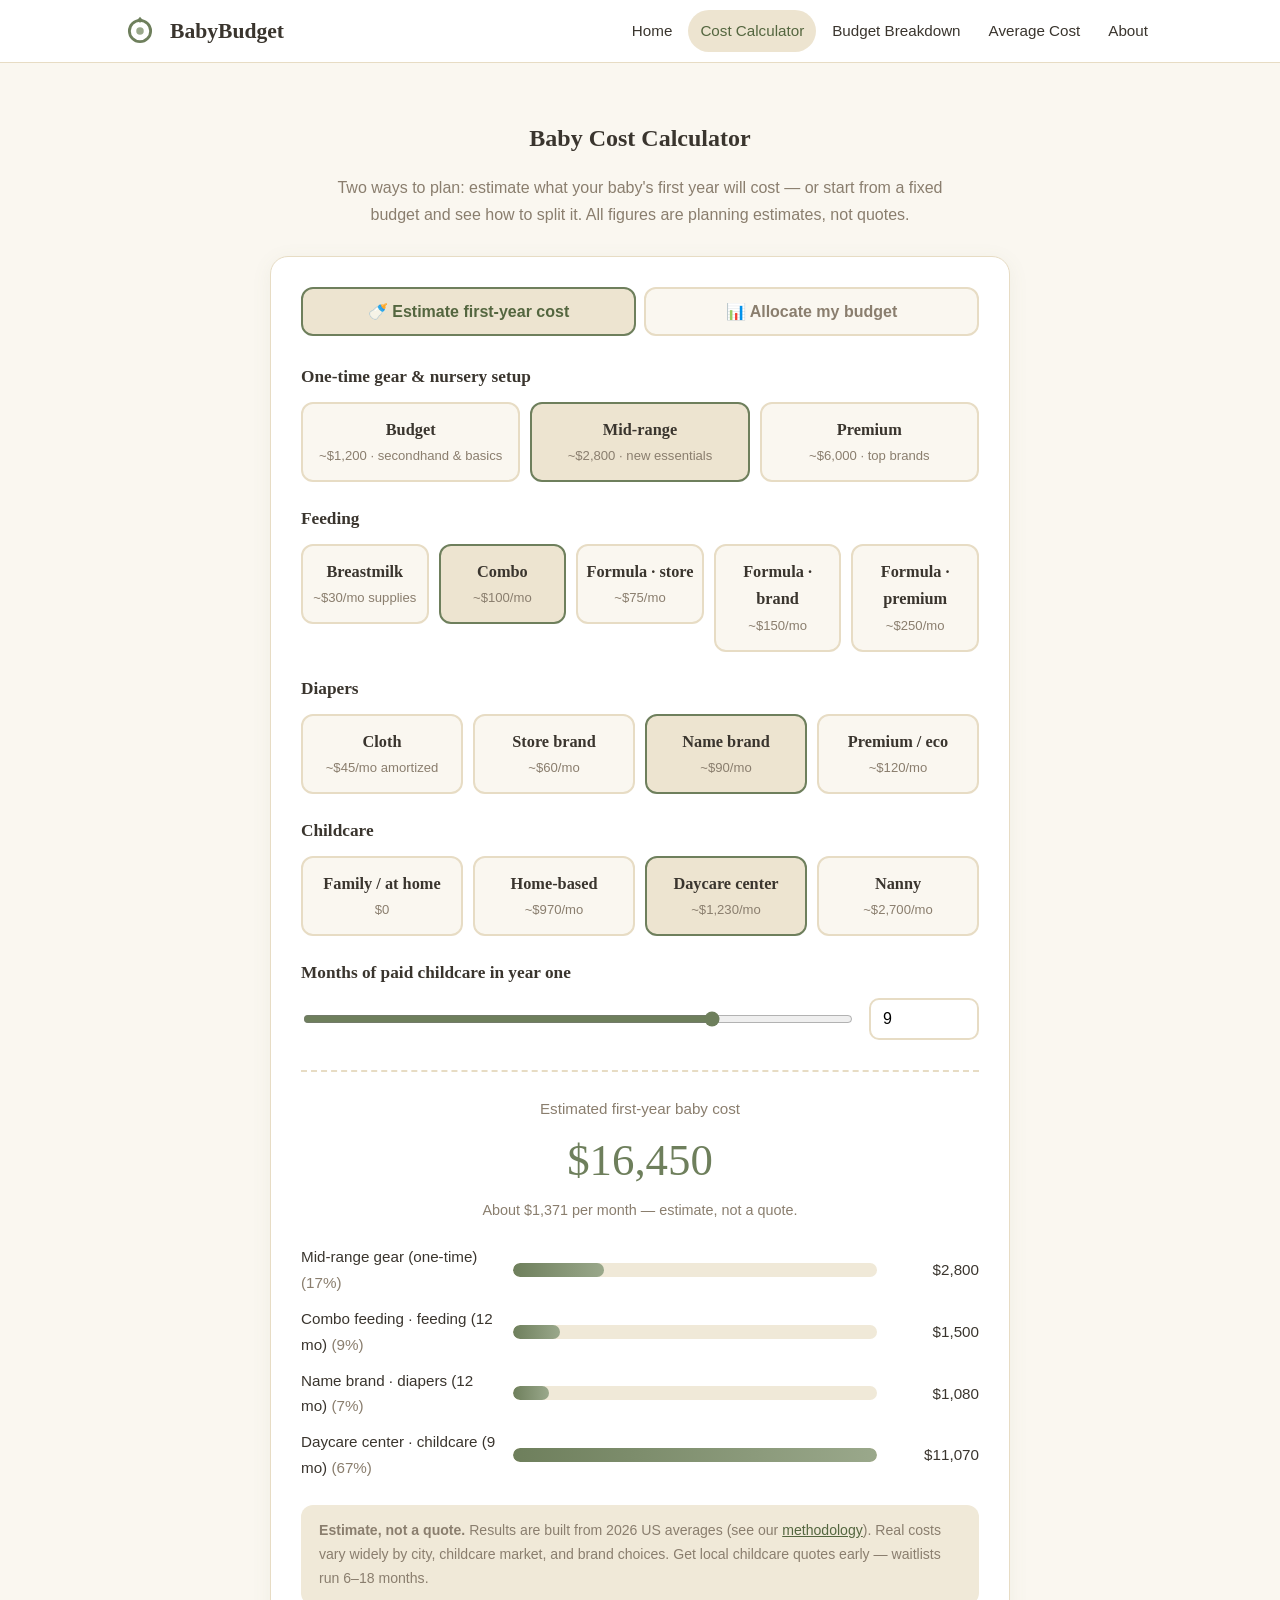
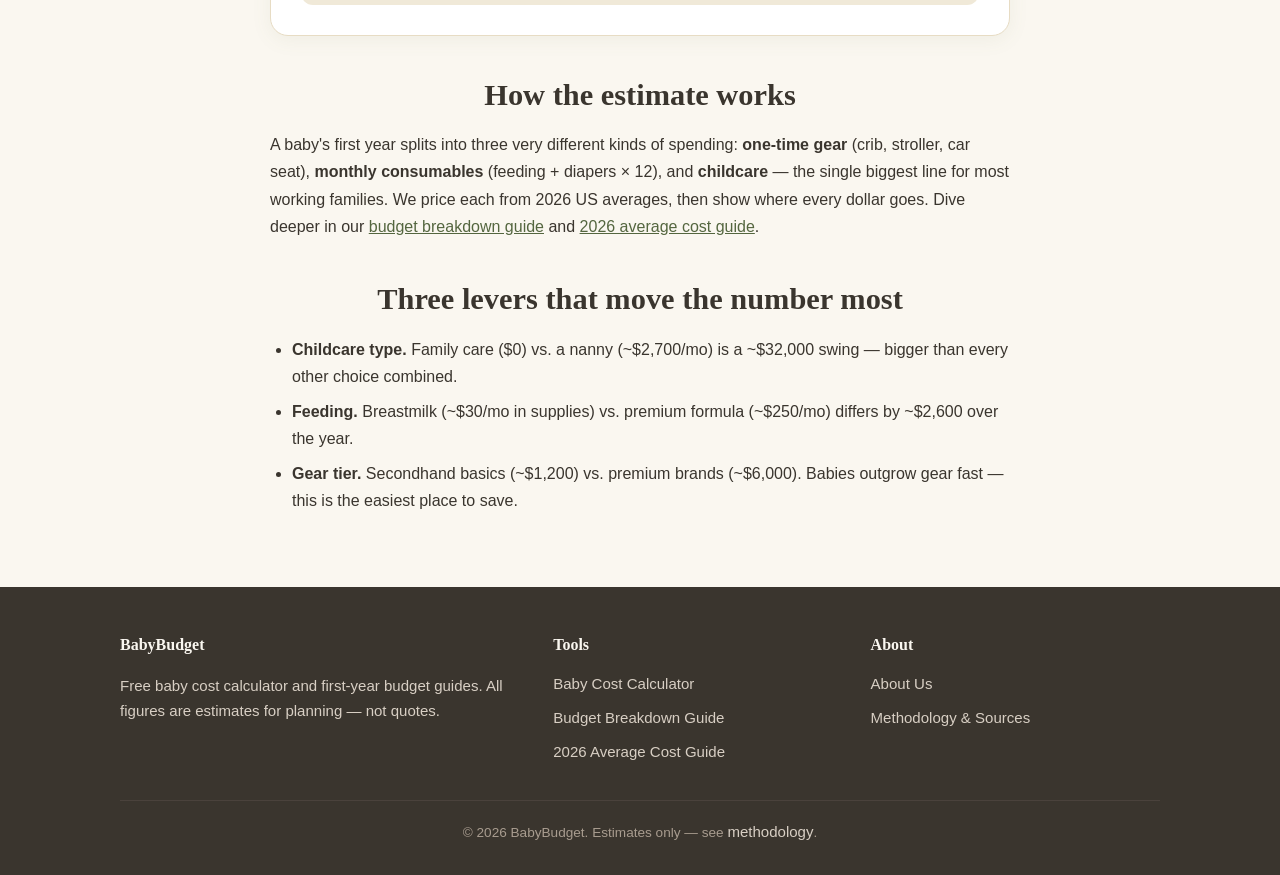
<file: baby-cost-calculator/index.html>
<!DOCTYPE html>
<html lang="en">
<head>
<meta charset="UTF-8">
<meta name="viewport" content="width=device-width, initial-scale=1.0">
<title>Baby Cost Calculator — First-Year Baby Cost Estimator | BabyBudget</title>
<meta name="description" content="Free baby cost calculator: estimate your baby's first-year cost across gear, feeding, diapers and childcare — or allocate a fixed baby budget across categories.">
<link rel="stylesheet" href="../assets/css/style.css">
</head>
<body>

<header class="site-header">
  <div class="wrap">
    <a class="brand" href="../index.html" aria-label="BabyBudget home">
      <svg viewBox="0 0 64 48" aria-hidden="true">
        <circle cx="32" cy="24" r="17" fill="none" stroke="#6E7F5C" stroke-width="4.5"/>
        <circle cx="32" cy="24" r="6" fill="#9AA88B"/>
        <path d="M32 1 l4 5 -4 5 -4 -5 z" fill="#6E7F5C"/>
      </svg>
      <span class="brand-name">BabyBudget</span>
    </a>
    <nav class="nav" aria-label="Main navigation">
      <a href="../index.html">Home</a>
      <a href="index.html" class="active">Cost Calculator</a>
      <a href="../baby-budget-breakdown/index.html">Budget Breakdown</a>
      <a href="../average-baby-cost-2026/index.html">Average Cost</a>
      <a href="../about/index.html">About</a>
    </nav>
  </div>
</header>

<main>
  <section class="section" style="padding-top:40px">
    <div class="wrap-narrow">
      <h1 style="text-align:center">Baby Cost Calculator</h1>
      <p class="lede" style="text-align:center;color:var(--muted);max-width:640px;margin:0 auto 28px">
        Two ways to plan: estimate what your baby's first year will cost — or start from a fixed budget and see how to split it. All figures are planning estimates, not quotes.
      </p>

      <div class="calc-shell">
        <div class="tabs" role="tablist">
          <button class="tab-btn active" data-tab="panel-estimate" role="tab">🍼 Estimate first-year cost</button>
          <button class="tab-btn" data-tab="panel-allocate" role="tab">📊 Allocate my budget</button>
        </div>

        <!-- MODE A -->
        <div class="tab-panel active" id="panel-estimate" role="tabpanel">
          <div class="field">
            <span class="label">One-time gear &amp; nursery setup</span>
            <div class="option-grid three">
              <div class="option-card">
                <input type="radio" name="gear" id="g-budget" value="budget">
                <label for="g-budget"><strong>Budget</strong><span class="hint">~$1,200 · secondhand &amp; basics</span></label>
              </div>
              <div class="option-card">
                <input type="radio" name="gear" id="g-mid" value="mid" checked>
                <label for="g-mid"><strong>Mid-range</strong><span class="hint">~$2,800 · new essentials</span></label>
              </div>
              <div class="option-card">
                <input type="radio" name="gear" id="g-premium" value="premium">
                <label for="g-premium"><strong>Premium</strong><span class="hint">~$6,000 · top brands</span></label>
              </div>
            </div>
          </div>

          <div class="field">
            <span class="label">Feeding</span>
            <div class="option-grid five">
              <div class="option-card">
                <input type="radio" name="feed" id="f-breast" value="breast">
                <label for="f-breast"><strong>Breastmilk</strong><span class="hint">~$30/mo supplies</span></label>
              </div>
              <div class="option-card">
                <input type="radio" name="feed" id="f-combo" value="combo" checked>
                <label for="f-combo"><strong>Combo</strong><span class="hint">~$100/mo</span></label>
              </div>
              <div class="option-card">
                <input type="radio" name="feed" id="f-fstore" value="formula_store">
                <label for="f-fstore"><strong>Formula · store</strong><span class="hint">~$75/mo</span></label>
              </div>
              <div class="option-card">
                <input type="radio" name="feed" id="f-fbrand" value="formula_brand">
                <label for="f-fbrand"><strong>Formula · brand</strong><span class="hint">~$150/mo</span></label>
              </div>
              <div class="option-card">
                <input type="radio" name="feed" id="f-fprem" value="formula_prem">
                <label for="f-fprem"><strong>Formula · premium</strong><span class="hint">~$250/mo</span></label>
              </div>
            </div>
          </div>

          <div class="field">
            <span class="label">Diapers</span>
            <div class="option-grid">
              <div class="option-card">
                <input type="radio" name="diaper" id="d-cloth" value="cloth">
                <label for="d-cloth"><strong>Cloth</strong><span class="hint">~$45/mo amortized</span></label>
              </div>
              <div class="option-card">
                <input type="radio" name="diaper" id="d-store" value="store">
                <label for="d-store"><strong>Store brand</strong><span class="hint">~$60/mo</span></label>
              </div>
              <div class="option-card">
                <input type="radio" name="diaper" id="d-brand" value="brand" checked>
                <label for="d-brand"><strong>Name brand</strong><span class="hint">~$90/mo</span></label>
              </div>
              <div class="option-card">
                <input type="radio" name="diaper" id="d-premium" value="premium">
                <label for="d-premium"><strong>Premium / eco</strong><span class="hint">~$120/mo</span></label>
              </div>
            </div>
          </div>

          <div class="field">
            <span class="label">Childcare</span>
            <div class="option-grid">
              <div class="option-card">
                <input type="radio" name="care" id="c-none" value="none">
                <label for="c-none"><strong>Family / at home</strong><span class="hint">$0</span></label>
              </div>
              <div class="option-card">
                <input type="radio" name="care" id="c-home" value="home">
                <label for="c-home"><strong>Home-based</strong><span class="hint">~$970/mo</span></label>
              </div>
              <div class="option-card">
                <input type="radio" name="care" id="c-center" value="center" checked>
                <label for="c-center"><strong>Daycare center</strong><span class="hint">~$1,230/mo</span></label>
              </div>
              <div class="option-card">
                <input type="radio" name="care" id="c-nanny" value="nanny">
                <label for="c-nanny"><strong>Nanny</strong><span class="hint">~$2,700/mo</span></label>
              </div>
            </div>
          </div>

          <div class="field">
            <label for="caremonths-slider">Months of paid childcare in year one</label>
            <div class="slider-row">
              <input type="range" id="caremonths-slider" min="0" max="12" step="1" value="9" aria-label="Childcare months slider">
              <input type="number" id="caremonths-num" min="0" max="12" value="9" aria-label="Childcare months">
            </div>
          </div>

          <div class="results">
            <div class="total-line">
              <div class="label">Estimated first-year baby cost</div>
              <div class="total" id="a-total">$16,450</div>
              <div class="sub" id="a-permonth"></div>
            </div>
            <div id="a-breakdown"></div>
          </div>
        </div>

        <!-- MODE B -->
        <div class="tab-panel" id="panel-allocate" role="tabpanel">
          <div class="field">
            <label for="b-budget">Your first-year budget</label>
            <div class="slider-row">
              <input type="number" id="b-budget" min="1000" max="200000" step="1000" value="20000" aria-label="First-year budget" style="width:160px">
              <span>
                <button class="btn ghost" data-budget="15000" style="padding:8px 16px;font-size:0.9rem">$15k</button>
                <button class="btn ghost" data-budget="20000" style="padding:8px 16px;font-size:0.9rem">$20k</button>
                <button class="btn ghost" data-budget="30000" style="padding:8px 16px;font-size:0.9rem">$30k</button>
              </span>
            </div>
          </div>
          <div class="results" style="border-top:none;padding-top:0;margin-top:10px">
            <div class="total-line">
              <div class="label">Budget allocation</div>
              <div class="total" id="b-total">$20,000</div>
              <div class="sub">Standard first-year split — adjust to your priorities</div>
            </div>
            <div id="b-breakdown"></div>
          </div>
        </div>

        <div class="disclaimer">
          <strong>Estimate, not a quote.</strong> Results are built from 2026 US averages (see our <a href="../methodology/index.html">methodology</a>). Real costs vary widely by city, childcare market, and brand choices. Get local childcare quotes early — waitlists run 6–18 months.
        </div>
      </div>

      <div class="prose" style="margin-top:36px">
        <h2>How the estimate works</h2>
        <p>A baby's first year splits into three very different kinds of spending: <strong>one-time gear</strong> (crib, stroller, car seat), <strong>monthly consumables</strong> (feeding + diapers × 12), and <strong>childcare</strong> — the single biggest line for most working families. We price each from 2026 US averages, then show where every dollar goes. Dive deeper in our <a href="../baby-budget-breakdown/index.html">budget breakdown guide</a> and <a href="../average-baby-cost-2026/index.html">2026 average cost guide</a>.</p>
        <h2>Three levers that move the number most</h2>
        <ul>
          <li><strong>Childcare type.</strong> Family care ($0) vs. a nanny (~$2,700/mo) is a ~$32,000 swing — bigger than every other choice combined.</li>
          <li><strong>Feeding.</strong> Breastmilk (~$30/mo in supplies) vs. premium formula (~$250/mo) differs by ~$2,600 over the year.</li>
          <li><strong>Gear tier.</strong> Secondhand basics (~$1,200) vs. premium brands (~$6,000). Babies outgrow gear fast — this is the easiest place to save.</li>
        </ul>
      </div>
    </div>
  </section>
</main>

<footer class="site-footer">
  <div class="wrap">
    <div>
      <h4>BabyBudget</h4>
      <p style="font-size:0.94rem">Free baby cost calculator and first-year budget guides. All figures are estimates for planning — not quotes.</p>
    </div>
    <div>
      <h4>Tools</h4>
      <ul>
        <li><a href="index.html">Baby Cost Calculator</a></li>
        <li><a href="../baby-budget-breakdown/index.html">Budget Breakdown Guide</a></li>
        <li><a href="../average-baby-cost-2026/index.html">2026 Average Cost Guide</a></li>
      </ul>
    </div>
    <div>
      <h4>About</h4>
      <ul>
        <li><a href="../about/index.html">About Us</a></li>
        <li><a href="../methodology/index.html">Methodology &amp; Sources</a></li>
      </ul>
    </div>
    <div class="bottom">© 2026 BabyBudget. Estimates only — see <a href="../methodology/index.html">methodology</a>.</div>
  </div>
</footer>

<script src="../assets/js/calculators.js"></script>
<!-- Cloudflare Web Analytics --><script type='module' src='https://static.cloudflareinsights.com/beacon.min.js' data-cf-beacon='{"token": "0cc9b3c438344fda849d145891dc3f68"}'></script><!-- End Cloudflare Web Analytics -->
</body>
</html>
</file>
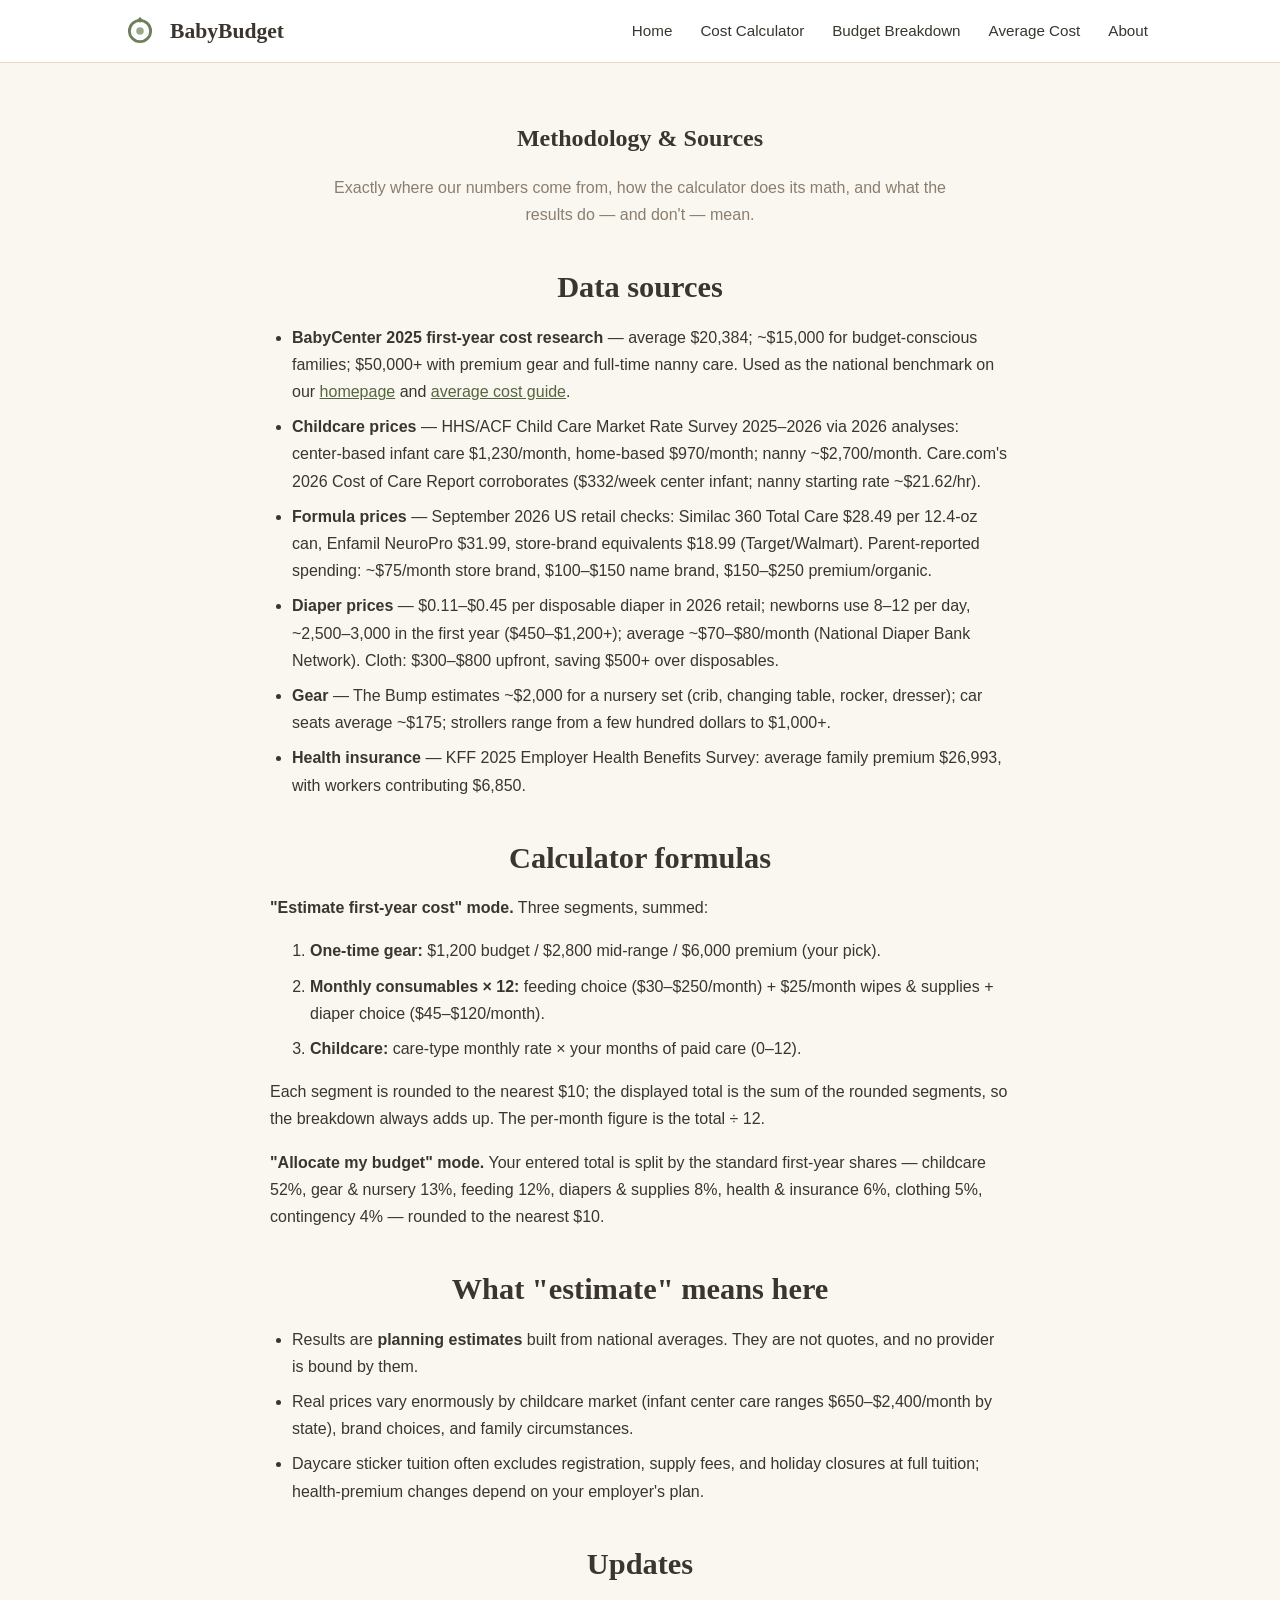
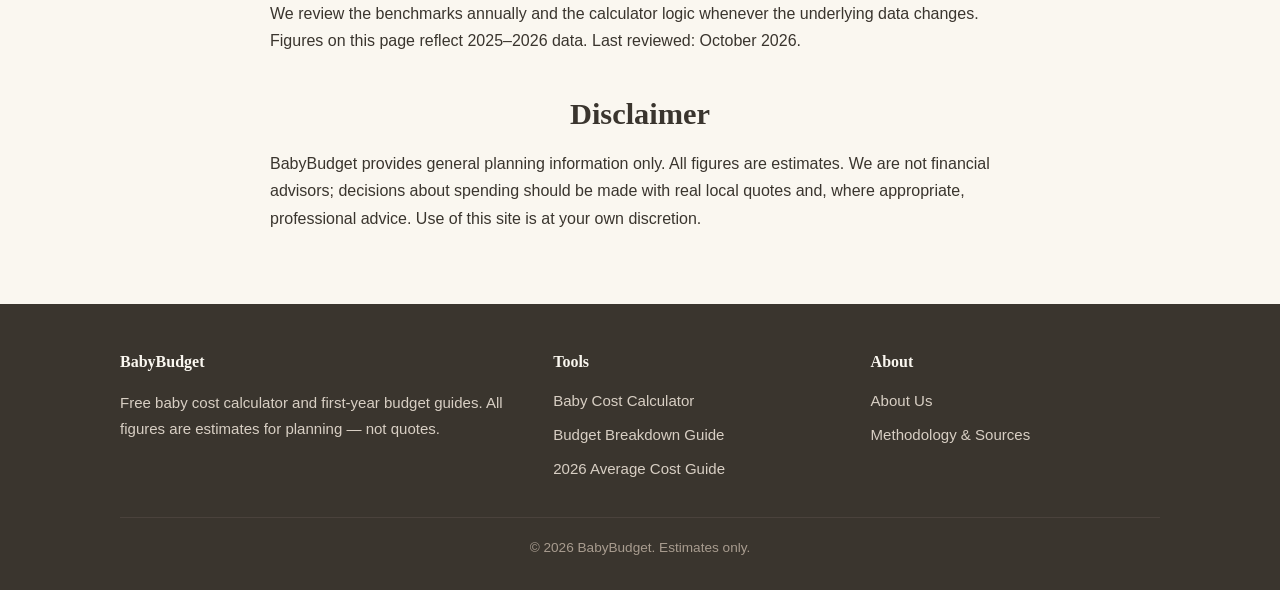
<file: methodology/index.html>
<!DOCTYPE html>
<html lang="en">
<head>
<meta charset="UTF-8">
<meta name="viewport" content="width=device-width, initial-scale=1.0">
<title>Methodology &amp; Sources — How BabyBudget Estimates Are Made | BabyBudget</title>
<meta name="description" content="BabyBudget methodology: data sources (BabyCenter, KFF, HHS childcare surveys, 2026 retail prices), the three-segment calculator model, and our estimates-not-quotes disclaimer.">
<link rel="stylesheet" href="../assets/css/style.css">
</head>
<body>

<header class="site-header">
  <div class="wrap">
    <a class="brand" href="../index.html" aria-label="BabyBudget home">
      <svg viewBox="0 0 64 48" aria-hidden="true">
        <circle cx="32" cy="24" r="17" fill="none" stroke="#6E7F5C" stroke-width="4.5"/>
        <circle cx="32" cy="24" r="6" fill="#9AA88B"/>
        <path d="M32 1 l4 5 -4 5 -4 -5 z" fill="#6E7F5C"/>
      </svg>
      <span class="brand-name">BabyBudget</span>
    </a>
    <nav class="nav" aria-label="Main navigation">
      <a href="../index.html">Home</a>
      <a href="../baby-cost-calculator/index.html">Cost Calculator</a>
      <a href="../baby-budget-breakdown/index.html">Budget Breakdown</a>
      <a href="../average-baby-cost-2026/index.html">Average Cost</a>
      <a href="../about/index.html">About</a>
    </nav>
  </div>
</header>

<main>
  <section class="section" style="padding-top:40px">
    <div class="wrap-narrow">
      <h1 style="text-align:center">Methodology &amp; Sources</h1>
      <p class="lede" style="text-align:center;color:var(--muted);max-width:640px;margin:0 auto 28px">
        Exactly where our numbers come from, how the calculator does its math, and what the results do — and don't — mean.
      </p>
      <div class="prose">
        <h2>Data sources</h2>
        <ul>
          <li><strong>BabyCenter 2025 first-year cost research</strong> — average $20,384; ~$15,000 for budget-conscious families; $50,000+ with premium gear and full-time nanny care. Used as the national benchmark on our <a href="../index.html">homepage</a> and <a href="../average-baby-cost-2026/index.html">average cost guide</a>.</li>
          <li><strong>Childcare prices</strong> — HHS/ACF Child Care Market Rate Survey 2025–2026 via 2026 analyses: center-based infant care $1,230/month, home-based $970/month; nanny ~$2,700/month. Care.com's 2026 Cost of Care Report corroborates ($332/week center infant; nanny starting rate ~$21.62/hr).</li>
          <li><strong>Formula prices</strong> — September 2026 US retail checks: Similac 360 Total Care $28.49 per 12.4-oz can, Enfamil NeuroPro $31.99, store-brand equivalents $18.99 (Target/Walmart). Parent-reported spending: ~$75/month store brand, $100–$150 name brand, $150–$250 premium/organic.</li>
          <li><strong>Diaper prices</strong> — $0.11–$0.45 per disposable diaper in 2026 retail; newborns use 8–12 per day, ~2,500–3,000 in the first year ($450–$1,200+); average ~$70–$80/month (National Diaper Bank Network). Cloth: $300–$800 upfront, saving $500+ over disposables.</li>
          <li><strong>Gear</strong> — The Bump estimates ~$2,000 for a nursery set (crib, changing table, rocker, dresser); car seats average ~$175; strollers range from a few hundred dollars to $1,000+.</li>
          <li><strong>Health insurance</strong> — KFF 2025 Employer Health Benefits Survey: average family premium $26,993, with workers contributing $6,850.</li>
        </ul>

        <h2>Calculator formulas</h2>
        <p><strong>"Estimate first-year cost" mode.</strong> Three segments, summed:</p>
        <ol>
          <li><strong>One-time gear:</strong> $1,200 budget / $2,800 mid-range / $6,000 premium (your pick).</li>
          <li><strong>Monthly consumables × 12:</strong> feeding choice ($30–$250/month) + $25/month wipes &amp; supplies + diaper choice ($45–$120/month).</li>
          <li><strong>Childcare:</strong> care-type monthly rate × your months of paid care (0–12).</li>
        </ol>
        <p>Each segment is rounded to the nearest $10; the displayed total is the sum of the rounded segments, so the breakdown always adds up. The per-month figure is the total ÷ 12.</p>
        <p><strong>"Allocate my budget" mode.</strong> Your entered total is split by the standard first-year shares — childcare 52%, gear &amp; nursery 13%, feeding 12%, diapers &amp; supplies 8%, health &amp; insurance 6%, clothing 5%, contingency 4% — rounded to the nearest $10.</p>

        <h2>What "estimate" means here</h2>
        <ul>
          <li>Results are <strong>planning estimates</strong> built from national averages. They are not quotes, and no provider is bound by them.</li>
          <li>Real prices vary enormously by childcare market (infant center care ranges $650–$2,400/month by state), brand choices, and family circumstances.</li>
          <li>Daycare sticker tuition often excludes registration, supply fees, and holiday closures at full tuition; health-premium changes depend on your employer's plan.</li>
        </ul>

        <h2>Updates</h2>
        <p>We review the benchmarks annually and the calculator logic whenever the underlying data changes. Figures on this page reflect 2025–2026 data. Last reviewed: October 2026.</p>

        <h2>Disclaimer</h2>
        <p>BabyBudget provides general planning information only. All figures are estimates. We are not financial advisors; decisions about spending should be made with real local quotes and, where appropriate, professional advice. Use of this site is at your own discretion.</p>
      </div>
    </div>
  </section>
</main>

<footer class="site-footer">
  <div class="wrap">
    <div>
      <h4>BabyBudget</h4>
      <p style="font-size:0.94rem">Free baby cost calculator and first-year budget guides. All figures are estimates for planning — not quotes.</p>
    </div>
    <div>
      <h4>Tools</h4>
      <ul>
        <li><a href="../baby-cost-calculator/index.html">Baby Cost Calculator</a></li>
        <li><a href="../baby-budget-breakdown/index.html">Budget Breakdown Guide</a></li>
        <li><a href="../average-baby-cost-2026/index.html">2026 Average Cost Guide</a></li>
      </ul>
    </div>
    <div>
      <h4>About</h4>
      <ul>
        <li><a href="../about/index.html">About Us</a></li>
        <li><a href="index.html">Methodology &amp; Sources</a></li>
      </ul>
    </div>
    <div class="bottom">© 2026 BabyBudget. Estimates only.</div>
  </div>
</footer>

<!-- Cloudflare Web Analytics --><script type='module' src='https://static.cloudflareinsights.com/beacon.min.js' data-cf-beacon='{"token": "0cc9b3c438344fda849d145891dc3f68"}'></script><!-- End Cloudflare Web Analytics -->
</body>
</html>
</file>
<file: assets/css/style.css>
/* BabyBudget — soft minimalist aesthetic: warm cream, beige, sage green */
:root {
  --ivory: #FAF7F0;
  --ivory-deep: #F0E9D8;
  --blush: #EDE4D0;
  --blush-deep: #6E7F5C;
  --blush-dark: #54663F;
  --sage: #9AA88B;
  --sage-deep: #54663F;
  --ink: #3A352E;
  --muted: #8A7E6E;
  --line: #E7DCC4;
  --card: #FFFFFF;
  --serif: Georgia, 'Playfair Display', 'Times New Roman', serif;
  --sans: -apple-system, BlinkMacSystemFont, 'Segoe UI', Helvetica, Arial, sans-serif;
}

* { box-sizing: border-box; }
body {
  margin: 0;
  font-family: var(--sans);
  color: var(--ink);
  background: var(--ivory);
  line-height: 1.7;
}
h1, h2, h3 { font-family: var(--serif); font-weight: 600; line-height: 1.3; color: var(--ink); }
a { color: var(--blush-dark); }
a:hover { color: var(--sage-deep); }
img { max-width: 100%; }

.wrap { max-width: 1080px; margin: 0 auto; padding: 0 20px; }
.wrap-narrow { max-width: 780px; margin: 0 auto; padding: 0 20px; }

/* Header / nav */
.site-header {
  background: var(--card);
  border-bottom: 1px solid var(--line);
  position: sticky; top: 0; z-index: 50;
}
.site-header .wrap { display: flex; align-items: center; justify-content: space-between; padding-top: 10px; padding-bottom: 10px; }
.brand { display: flex; align-items: center; gap: 10px; text-decoration: none; }
.brand svg { width: 40px; height: 32px; }
.brand-name { font-family: var(--serif); font-size: 1.35rem; color: var(--ink); font-weight: 700; }
.nav { display: flex; gap: 4px; flex-wrap: wrap; }
.nav a {
  text-decoration: none; color: var(--ink); font-size: 0.95rem;
  padding: 8px 12px; border-radius: 999px;
}
.nav a:hover, .nav a.active { background: var(--blush); color: var(--blush-dark); }

/* Hero */
.hero {
  background: linear-gradient(160deg, var(--ivory) 0%, var(--blush) 55%, #E0D6BE 100%);
  padding: 72px 0 64px;
  text-align: center;
}
.hero h1 { font-size: 2.6rem; margin: 0 0 12px; }
.hero .tagline { font-size: 1.2rem; color: var(--muted); max-width: 640px; margin: 0 auto 28px; }
.btn {
  display: inline-block; text-decoration: none; cursor: pointer; border: none;
  background: var(--blush-deep); color: #fff;
  padding: 14px 32px; border-radius: 999px; font-size: 1.05rem; font-weight: 600;
  transition: transform .15s ease, background .15s ease;
}
.btn:hover { background: var(--blush-dark); color: #fff; transform: translateY(-1px); }
.btn.secondary { background: var(--sage); }
.btn.secondary:hover { background: var(--sage-deep); }
.btn.ghost { background: transparent; color: var(--blush-dark); border: 2px solid var(--blush-deep); }

/* Stat band */
.stat-band { background: var(--ink); color: var(--ivory); padding: 34px 0; text-align: center; }
.stat-band .big { font-family: var(--serif); font-size: 2.4rem; color: var(--blush); }
.stat-band p { margin: 6px 0 0; color: #D8CFC4; font-size: 0.95rem; }

/* Sections */
.section { padding: 56px 0; }
.section.alt { background: var(--card); border-top: 1px solid var(--line); border-bottom: 1px solid var(--line); }
.section h2 { text-align: center; font-size: 1.9rem; margin: 0 0 8px; }
.section .lede { text-align: center; color: var(--muted); max-width: 680px; margin: 0 auto 32px; }

/* Cards */
.cards { display: grid; grid-template-columns: repeat(3, 1fr); gap: 22px; }
.card {
  background: var(--card); border: 1px solid var(--line); border-radius: 16px;
  padding: 28px 24px; text-decoration: none; color: inherit;
  box-shadow: 0 2px 10px rgba(110, 125, 95, 0.07);
  transition: transform .15s ease, box-shadow .15s ease;
}
a.card:hover { transform: translateY(-3px); box-shadow: 0 8px 24px rgba(110, 125, 95, 0.13); }
.card h3 { margin: 0 0 8px; font-size: 1.25rem; }
.card p { margin: 0; color: var(--muted); font-size: 0.97rem; }
.card .card-icon { font-size: 1.8rem; margin-bottom: 10px; }

/* Preview allocation bars */
.alloc-row { display: grid; grid-template-columns: 200px 1fr 90px; gap: 12px; align-items: center; margin: 10px 0; font-size: 0.95rem; }
.alloc-row .bar-track { background: var(--ivory-deep); border-radius: 999px; height: 14px; overflow: hidden; }
.alloc-row .bar-fill { height: 100%; background: linear-gradient(90deg, var(--blush-deep), var(--sage)); border-radius: 999px; }
.alloc-row .amt { text-align: right; font-variant-numeric: tabular-nums; }

/* FAQ */
.faq { max-width: 780px; margin: 0 auto; }
.faq details { background: var(--card); border: 1px solid var(--line); border-radius: 12px; margin: 10px 0; padding: 4px 18px; }
.faq summary { cursor: pointer; font-family: var(--serif); font-size: 1.08rem; padding: 12px 0; font-weight: 600; }
.faq summary::marker { color: var(--blush-deep); }
.faq p { color: var(--muted); }

/* Tables */
table.cost-table { width: 100%; border-collapse: collapse; margin: 20px 0; background: var(--card); border-radius: 12px; overflow: hidden; font-size: 0.97rem; }
.cost-table th { background: var(--ivory-deep); text-align: left; padding: 12px 14px; font-family: var(--serif); }
.cost-table td { padding: 11px 14px; border-top: 1px solid var(--line); }
.cost-table tr:nth-child(even) td { background: #FFFEFA; }

/* Calculator */
.calc-shell { background: var(--card); border: 1px solid var(--line); border-radius: 18px; padding: 30px; box-shadow: 0 4px 20px rgba(110,125,95,0.08); }
.tabs { display: flex; gap: 8px; margin-bottom: 26px; }
.tab-btn {
  flex: 1; padding: 13px; border-radius: 12px; border: 2px solid var(--line);
  background: var(--ivory); font-size: 1rem; font-weight: 600; cursor: pointer; color: var(--muted);
}
.tab-btn.active { border-color: var(--blush-deep); background: var(--blush); color: var(--blush-dark); }
.tab-panel { display: none; }
.tab-panel.active { display: block; }

.field { margin: 22px 0; }
.field > label, .field .label { font-weight: 600; display: block; margin-bottom: 10px; font-family: var(--serif); font-size: 1.08rem; }
.slider-row { display: flex; align-items: center; gap: 14px; }
input[type="range"] { flex: 1; accent-color: var(--blush-deep); }
input[type="number"] {
  width: 110px; padding: 10px 12px; border: 2px solid var(--line); border-radius: 10px;
  font-size: 1rem; font-family: var(--sans);
}
input[type="number"]:focus { outline: none; border-color: var(--blush-deep); }

.option-grid { display: grid; grid-template-columns: repeat(4, 1fr); gap: 10px; }
.option-grid.three { grid-template-columns: repeat(3, 1fr); }
.option-grid.five { grid-template-columns: repeat(5, 1fr); }
.option-card { position: relative; }
.option-card input { position: absolute; opacity: 0; pointer-events: none; }
.option-card label {
  display: block; border: 2px solid var(--line); border-radius: 12px; padding: 12px 8px;
  text-align: center; cursor: pointer; font-size: 0.92rem; background: var(--ivory);
  transition: border-color .15s ease, background .15s ease;
}
.option-card label strong { display: block; font-family: var(--serif); font-size: 1.02rem; }
.option-card input:checked + label { border-color: var(--blush-deep); background: var(--blush); }
.option-card .hint { color: var(--muted); font-size: 0.82rem; }

.results { margin-top: 30px; border-top: 2px dashed var(--line); padding-top: 24px; }
.total-line { text-align: center; margin-bottom: 22px; }
.total-line .label { color: var(--muted); font-size: 0.95rem; }
.total-line .total { font-family: var(--serif); font-size: 2.8rem; color: var(--blush-deep); }
.total-line .sub { color: var(--muted); font-size: 0.9rem; }
.disclaimer { background: var(--ivory-deep); border-radius: 12px; padding: 14px 18px; font-size: 0.88rem; color: var(--muted); margin-top: 24px; }

/* Footer */
.site-footer { background: var(--ink); color: #D8CFC4; padding: 44px 0 30px; margin-top: 0; }
.site-footer .wrap { display: grid; grid-template-columns: 1.4fr 1fr 1fr; gap: 28px; }
.site-footer h4 { font-family: var(--serif); color: var(--ivory); margin: 0 0 12px; }
.site-footer a { color: #D8CFC4; text-decoration: none; font-size: 0.94rem; }
.site-footer a:hover { color: var(--blush); }
.site-footer ul { list-style: none; margin: 0; padding: 0; }
.site-footer li { margin: 7px 0; }
.site-footer .bottom { grid-column: 1 / -1; border-top: 1px solid #4A423C; padding-top: 18px; font-size: 0.85rem; color: #A89C8F; text-align: center; }

/* Prose */
.prose h2 { margin-top: 40px; }
.prose ul { padding-left: 22px; }
.prose li { margin: 8px 0; }
.tip { background: #F0F4EC; border-left: 4px solid var(--sage); padding: 14px 18px; border-radius: 0 12px 12px 0; margin: 22px 0; }

/* Responsive */
@media (max-width: 820px) {
  .cards { grid-template-columns: 1fr; }
  .hero h1 { font-size: 2rem; }
  .option-grid, .option-grid.three, .option-grid.five { grid-template-columns: repeat(2, 1fr); }
  .alloc-row { grid-template-columns: 130px 1fr 76px; font-size: 0.85rem; }
  .site-footer .wrap { grid-template-columns: 1fr; }
  .calc-shell { padding: 20px 16px; }
  .total-line .total { font-size: 2.2rem; }
}
</file>
